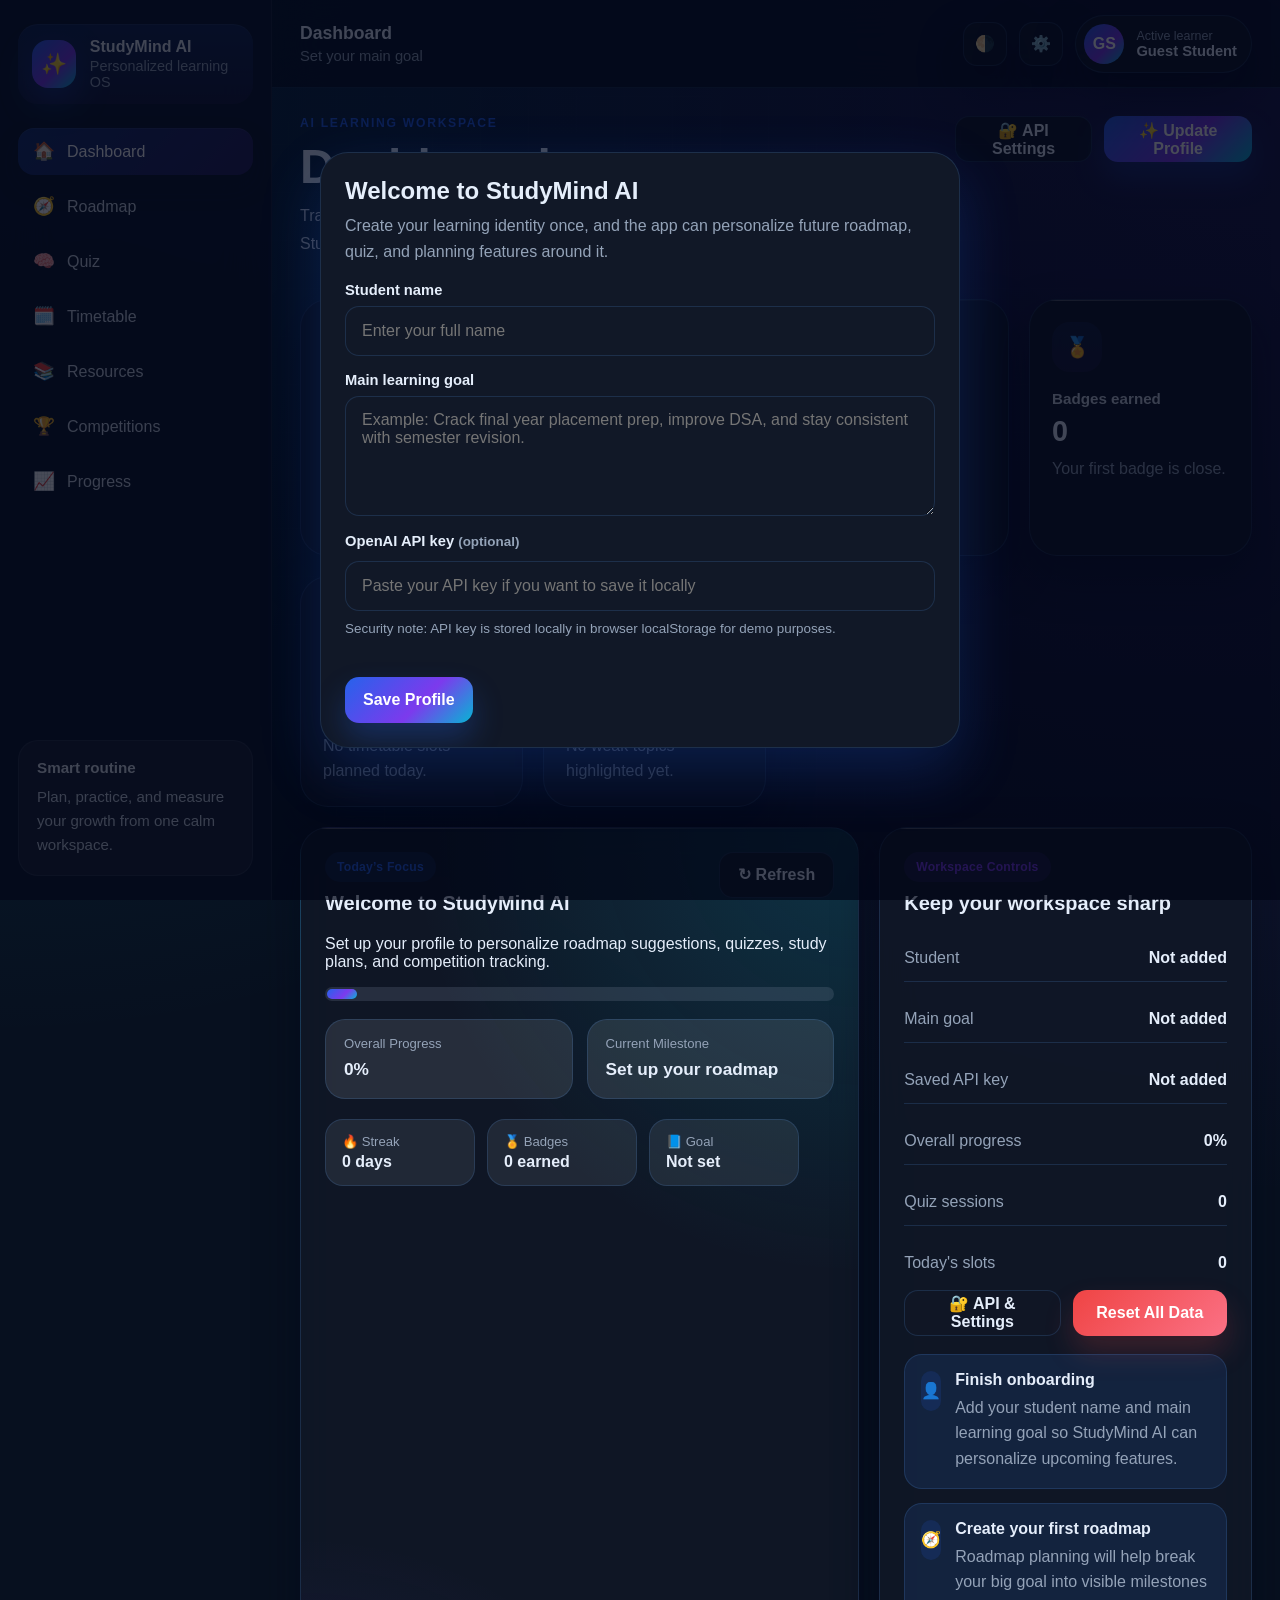
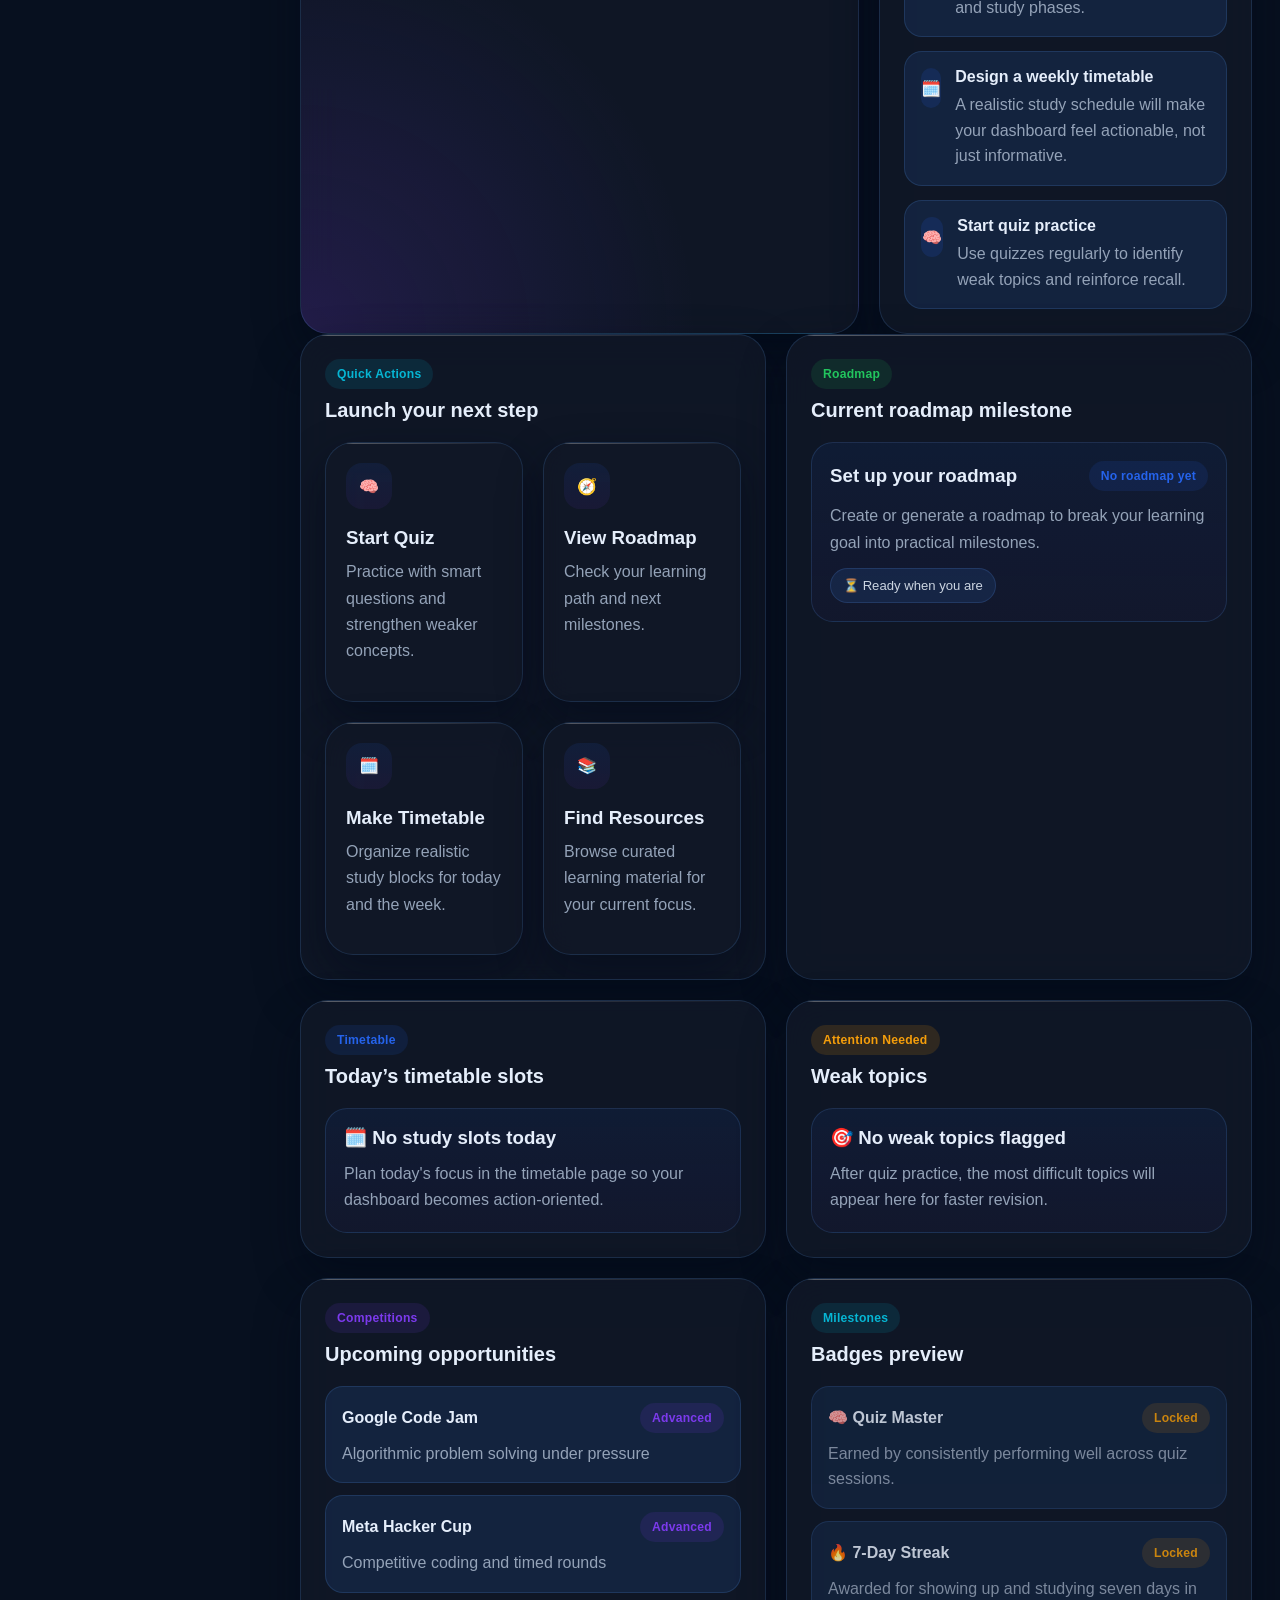
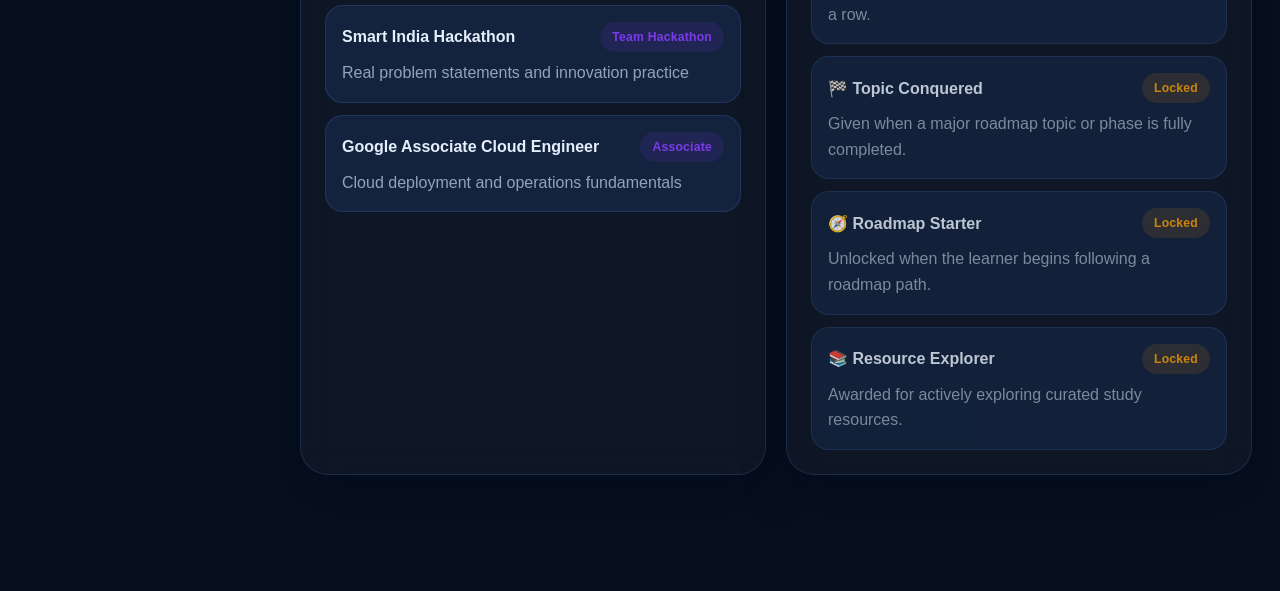
<file: index.html>
<!DOCTYPE html>
<html lang="en" data-page="dashboard">
<head>
  <meta charset="UTF-8">
  <meta name="viewport" content="width=device-width, initial-scale=1.0">
  <title>StudyMind AI | Dashboard</title>
  <meta name="description" content="StudyMind AI is an AI-powered personalized learning dashboard for students.">
  <link rel="preconnect" href="https://fonts.googleapis.com">
  <link rel="preconnect" href="https://fonts.gstatic.com" crossorigin>
  <link rel="stylesheet" href="css/style.css">
</head>
<body>
  <div class="app-shell">
    <aside class="sidebar" id="sidebar"></aside>

    <div class="app-main">
      <header class="topbar" id="topbar"></header>

      <main class="page-content">
        <section class="page-header">
          <div>
            <p class="eyebrow">AI Learning Workspace</p>
            <h1>Dashboard</h1>
            <p class="page-description">Track your momentum, organize your study life, and build a smarter learning routine with StudyMind AI.</p>
          </div>
          <div class="header-actions">
            <button class="secondary-button" id="openApiSettingsButton" type="button">🔐 API Settings</button>
            <button class="gradient-button" id="openSetupButton" type="button">✨ Update Profile</button>
          </div>
        </section>

        <section class="responsive-grid stats-grid" id="dashboardStats"></section>

        <section class="responsive-grid dashboard-layout">
          <article class="card dashboard-hero">
            <div class="card-header">
              <div>
                <span class="badge badge-primary">Today’s Focus</span>
                <h2 id="dashboardGreeting">Welcome to StudyMind AI</h2>
              </div>
              <button class="secondary-button" id="refreshDashboardButton" type="button">↻ Refresh</button>
            </div>
            <p id="dashboardSummary">Set up your student profile to personalize roadmap suggestions, quizzes, study plans, and competition tracking.</p>
            <div class="progress-bar">
              <span id="dashboardProgressBar"></span>
            </div>
            <div class="hero-meta-row">
              <div class="hero-meta-block">
                <span>Overall Progress</span>
                <strong id="dashboardProgressLabel">0%</strong>
              </div>
              <div class="hero-meta-block">
                <span>Current Milestone</span>
                <strong id="dashboardHeroMilestone">Set up your roadmap</strong>
              </div>
            </div>
            <div class="hero-footer">
              <div class="hero-chip">
                <span>🔥 Streak</span>
                <strong id="dashboardStreak">0 days</strong>
              </div>
              <div class="hero-chip">
                <span>🏅 Badges</span>
                <strong id="dashboardBadges">0 earned</strong>
              </div>
              <div class="hero-chip">
                <span>📘 Goal</span>
                <strong id="dashboardGoal">Not set</strong>
              </div>
            </div>
          </article>

          <article class="card">
            <div class="card-header">
              <div>
                <span class="badge badge-secondary">Workspace Controls</span>
                <h2>Keep your workspace sharp</h2>
              </div>
            </div>
            <div class="dashboard-control-stack">
              <div id="profileSnapshot" class="profile-snapshot"></div>
              <div class="control-actions">
                <button class="secondary-button" id="openApiSettingsButtonSecondary" type="button">🔐 API & Settings</button>
                <button class="danger-button" id="dashboardResetButton" type="button">Reset All Data</button>
              </div>
              <div id="dashboardSuggestions" class="stack-list"></div>
            </div>
          </article>
        </section>

        <section class="responsive-grid dashboard-detail-grid">
          <article class="card">
            <div class="card-header">
              <div>
                <span class="badge badge-accent">Quick Actions</span>
                <h2>Launch your next step</h2>
              </div>
            </div>
            <div class="responsive-grid quick-actions-grid">
              <a class="action-card" href="./quiz.html">
                <span class="action-icon">🧠</span>
                <h3>Start Quiz</h3>
                <p>Practice with smart questions and strengthen weaker concepts.</p>
              </a>
              <a class="action-card" href="./roadmap.html">
                <span class="action-icon">🧭</span>
                <h3>View Roadmap</h3>
                <p>Check your learning path and next milestones.</p>
              </a>
              <a class="action-card" href="./timetable.html">
                <span class="action-icon">🗓️</span>
                <h3>Make Timetable</h3>
                <p>Organize realistic study blocks for today and the week.</p>
              </a>
              <a class="action-card" href="./resources.html">
                <span class="action-icon">📚</span>
                <h3>Find Resources</h3>
                <p>Browse curated learning material for your current focus.</p>
              </a>
            </div>
          </article>

          <article class="card">
            <div class="card-header">
              <div>
                <span class="badge badge-success">Roadmap</span>
                <h2>Current roadmap milestone</h2>
              </div>
            </div>
            <div id="roadmapMilestone" class="dashboard-section-body"></div>
          </article>

          <article class="card">
            <div class="card-header">
              <div>
                <span class="badge badge-primary">Timetable</span>
                <h2>Today’s timetable slots</h2>
              </div>
            </div>
            <div id="todaysTimetable" class="dashboard-section-body"></div>
          </article>

          <article class="card">
            <div class="card-header">
              <div>
                <span class="badge badge-warning">Attention Needed</span>
                <h2>Weak topics</h2>
              </div>
            </div>
            <div id="weakTopicsPanel" class="dashboard-section-body"></div>
          </article>

          <article class="card">
            <div class="card-header">
              <div>
                <span class="badge badge-secondary">Competitions</span>
                <h2>Upcoming opportunities</h2>
              </div>
            </div>
            <div id="competitionsPreview" class="dashboard-section-body"></div>
          </article>

          <article class="card">
            <div class="card-header">
              <div>
                <span class="badge badge-accent">Milestones</span>
                <h2>Badges preview</h2>
              </div>
            </div>
            <div id="badgesPreview" class="dashboard-section-body"></div>
          </article>
        </section>
      </main>
    </div>

    <nav class="bottom-nav" id="bottomNav"></nav>
  </div>

  <div id="modalRoot"></div>
  <div id="toastRoot" class="toast-root"></div>
  <div id="loadingOverlay" class="loading-overlay hidden">
    <div class="loading-spinner"></div>
    <p>Preparing your workspace...</p>
  </div>

  <script src="./js/storage.js" defer></script>
  <script src="./js/data.js" defer></script>
  <script src="./js/app.js" defer></script>
  <script src="js/app.js"></script>
<script src="js/ai.js"></script>
<script src="js/data.js"></script>
<script src="js/quiz.js"></script>
<script src="js/roadmap.js"></script>
<script src="js/storage.js"></script>
<script src="js/timetable.js"></script>
</body>
</body>
</html>
</file>
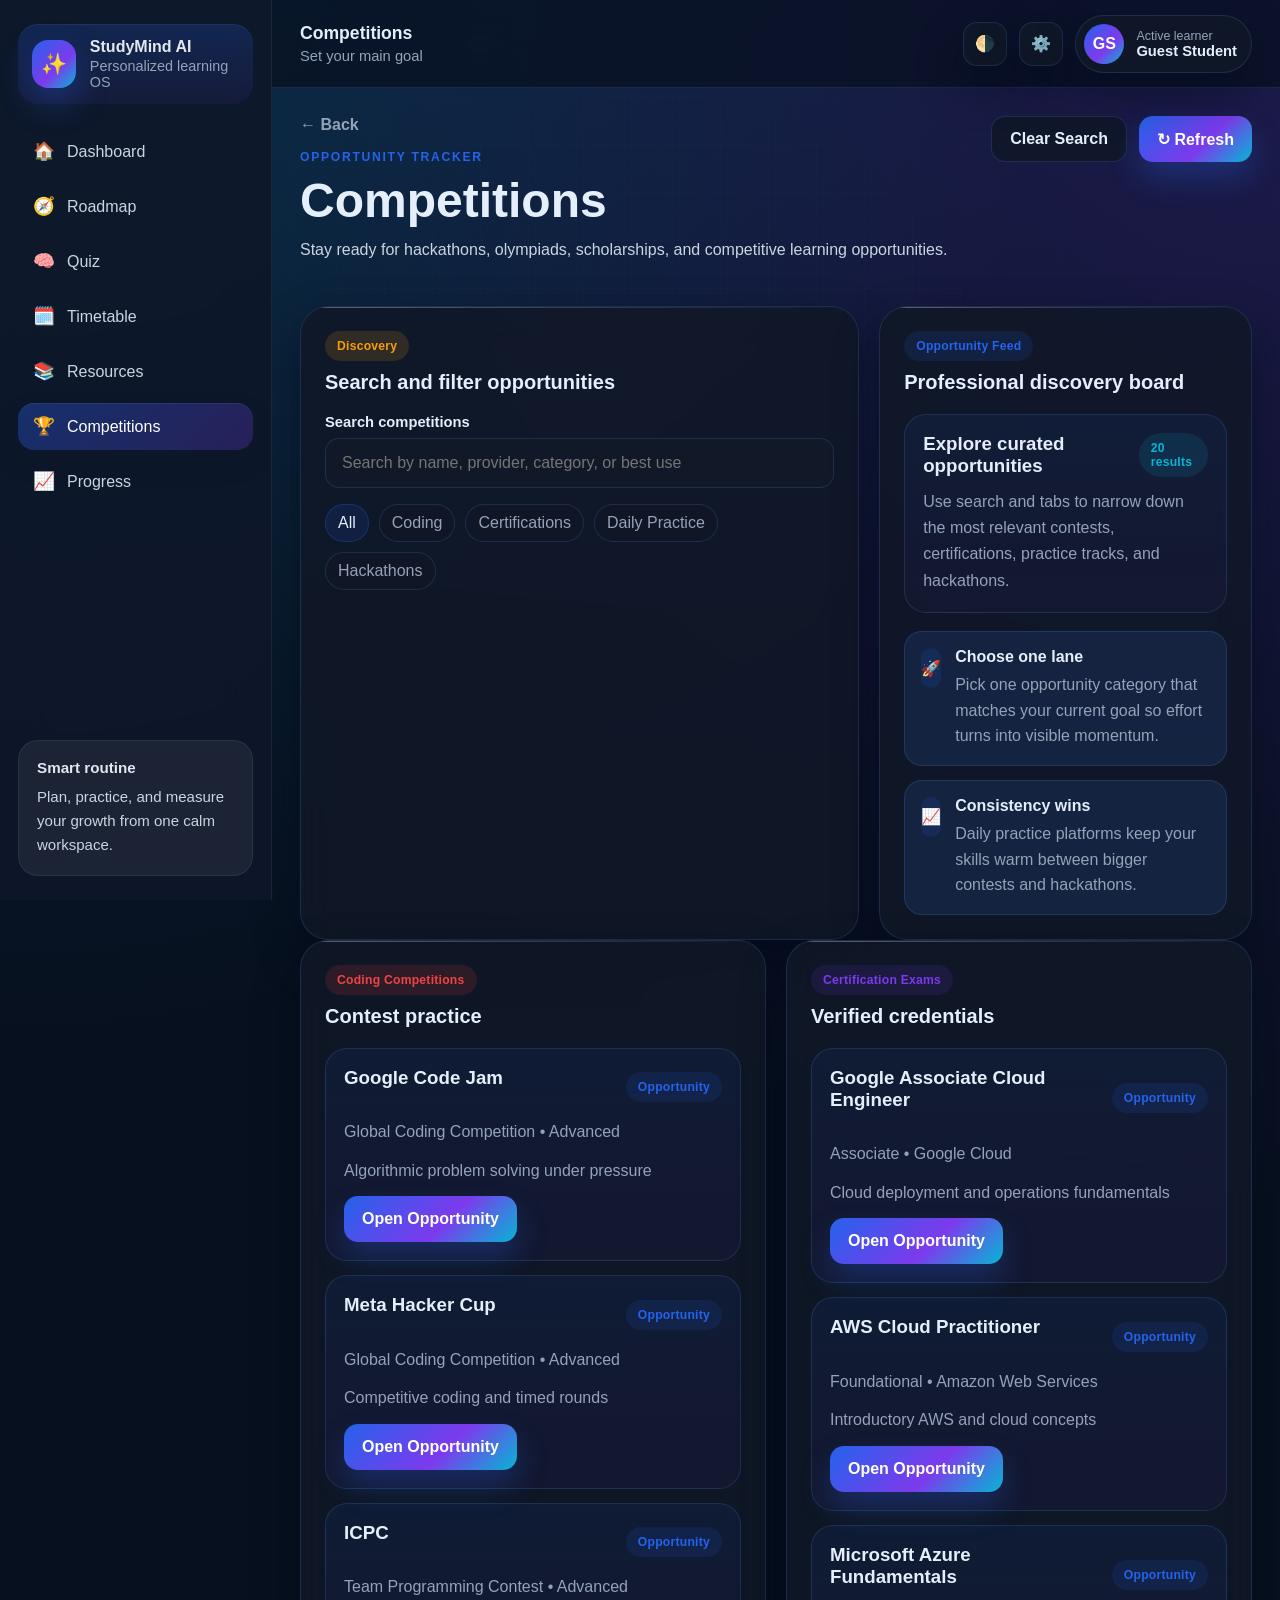
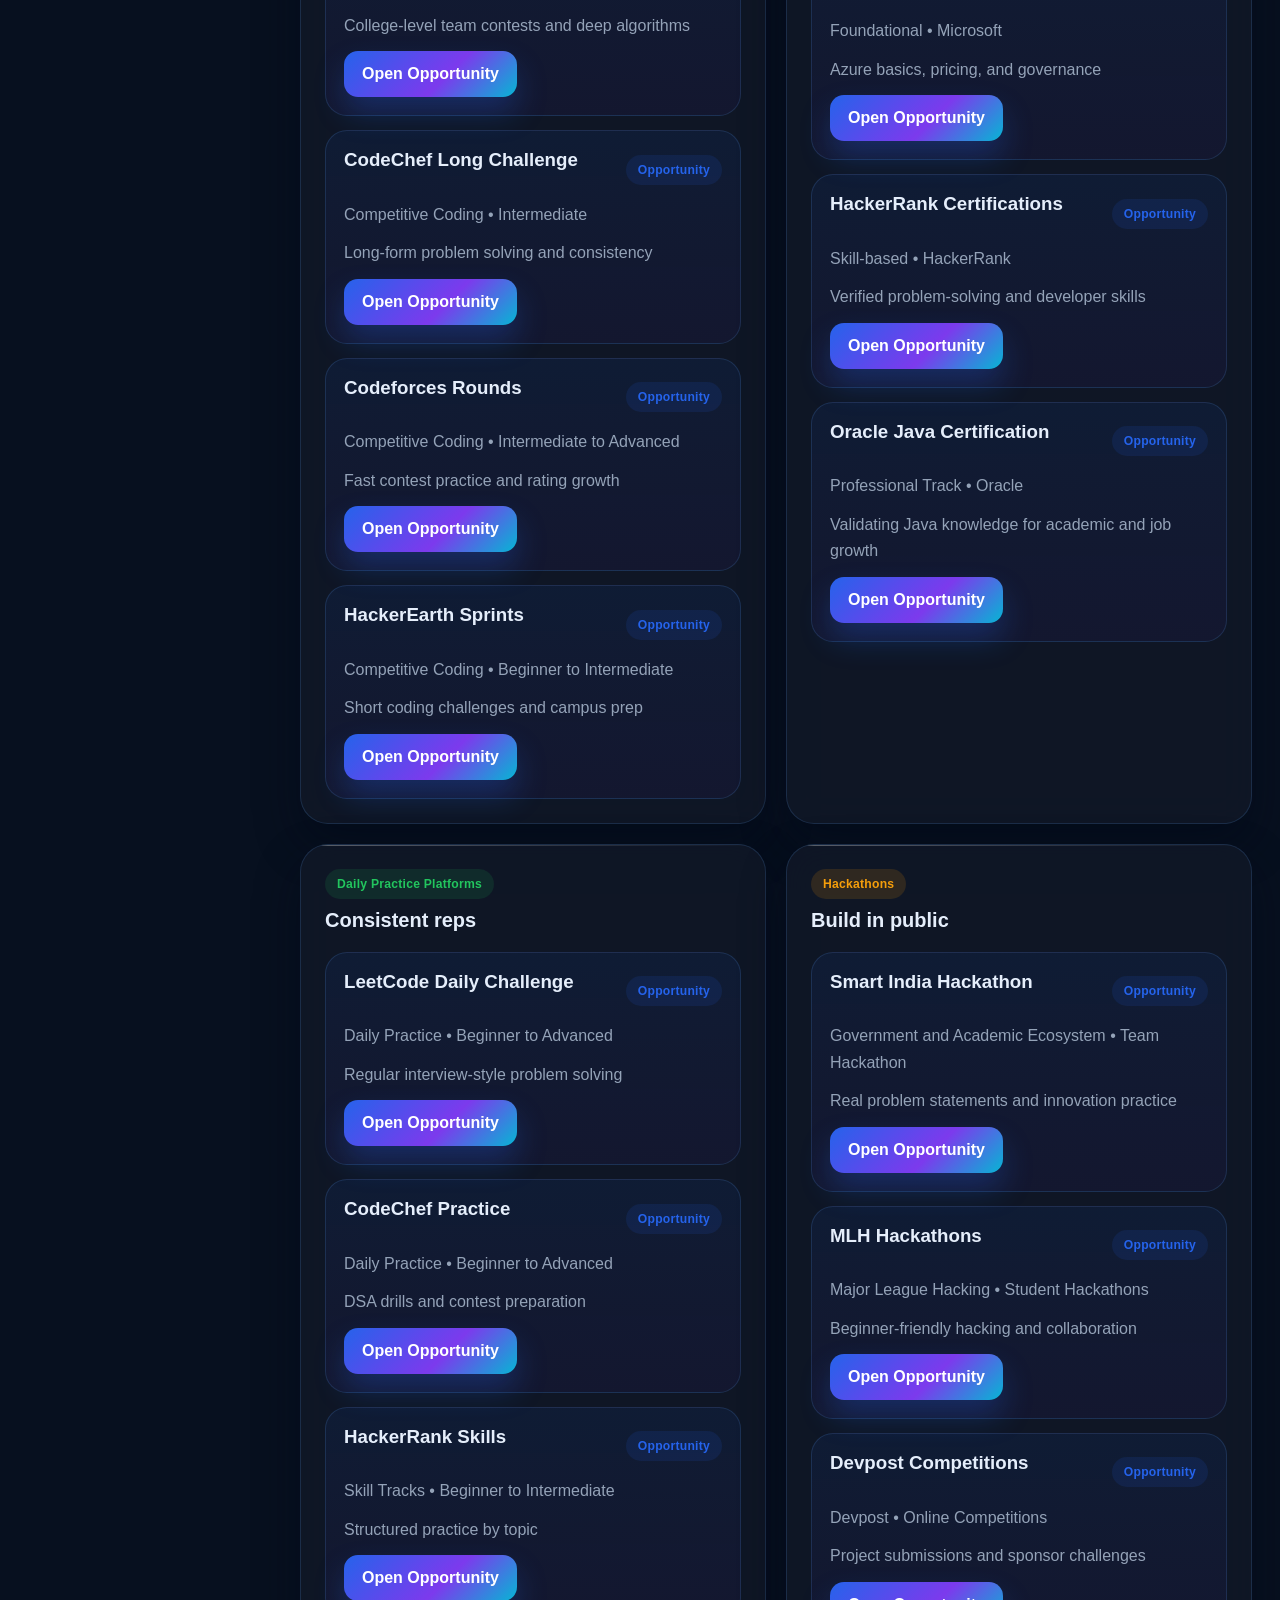
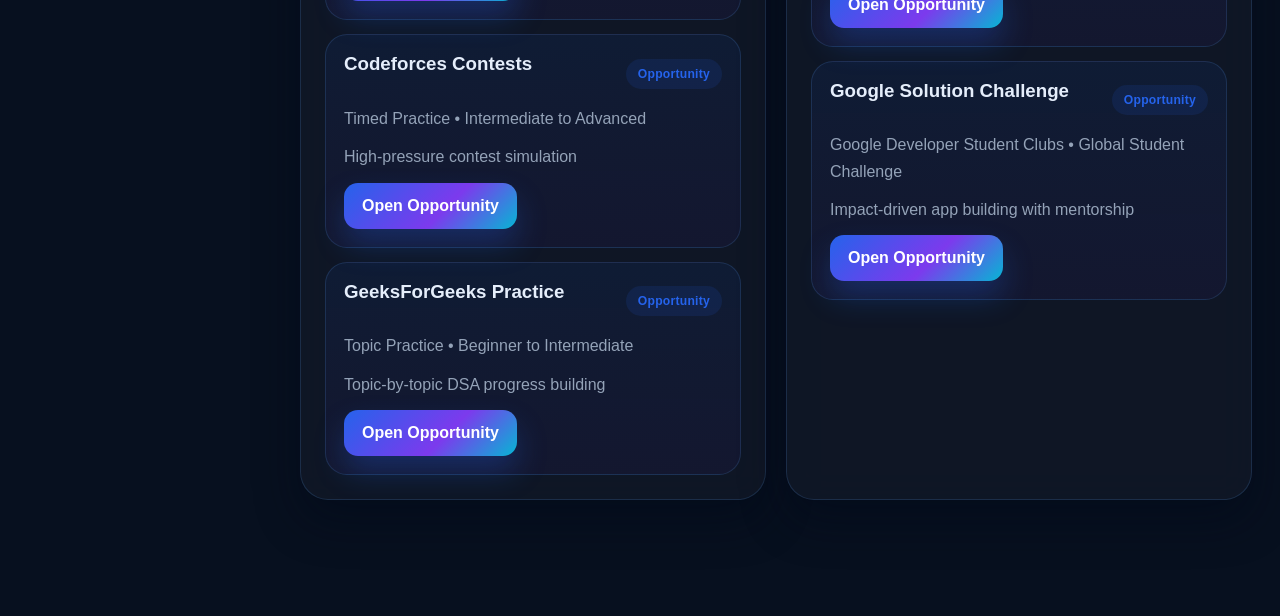
<file: competitions.html>
<!DOCTYPE html>
<html lang="en" data-page="competitions">
<head>
  <meta charset="UTF-8">
  <meta name="viewport" content="width=device-width, initial-scale=1.0">
  <title>StudyMind AI | Competitions</title>
  <meta name="description" content="Track academic competitions with StudyMind AI.">
  <link rel="stylesheet" href="./css/style.css">
</head>
<body>
  <div class="app-shell">
    <aside class="sidebar" id="sidebar"></aside>

    <div class="app-main">
      <header class="topbar" id="topbar"></header>

      <main class="page-content">
        <section class="page-header">
          <div>
            <button class="back-link" type="button" data-back-button>← Back</button>
            <p class="eyebrow">Opportunity Tracker</p>
            <h1>Competitions</h1>
            <p class="page-description">Stay ready for hackathons, olympiads, scholarships, and competitive learning opportunities.</p>
          </div>
          <div class="header-actions">
            <button class="secondary-button" id="competitionClearSearch" type="button">Clear Search</button>
            <button class="gradient-button" id="competitionRefreshButton" type="button">↻ Refresh</button>
          </div>
        </section>

        <section class="responsive-grid dashboard-layout">
          <article class="card">
            <div class="card-header">
              <div>
                <span class="badge badge-warning">Discovery</span>
                <h2>Search and filter opportunities</h2>
              </div>
            </div>
            <div class="form-grid">
              <div class="form-row">
                <label class="form-label" for="competitionSearch">Search competitions</label>
                <input class="form-control" id="competitionSearch" type="text" placeholder="Search by name, provider, category, or best use">
              </div>
              <div class="tab-row" id="competitionTabs">
                <button class="status-chip active" type="button" data-tab="all">All</button>
                <button class="status-chip" type="button" data-tab="codingCompetitions">Coding</button>
                <button class="status-chip" type="button" data-tab="certificationExams">Certifications</button>
                <button class="status-chip" type="button" data-tab="dailyPracticePlatforms">Daily Practice</button>
                <button class="status-chip" type="button" data-tab="hackathons">Hackathons</button>
              </div>
            </div>
          </article>

          <article class="card">
            <div class="card-header">
              <div>
                <span class="badge badge-primary">Opportunity Feed</span>
                <h2>Professional discovery board</h2>
              </div>
            </div>
            <div class="dashboard-control-stack">
              <div class="info-card">
                <div class="item-topline">
                  <h3 id="competitionSummaryTitle">Explore curated opportunities</h3>
                  <span class="badge badge-accent" id="competitionSummaryCount">0 results</span>
                </div>
                <p id="competitionSummaryText">Use filters to focus on the opportunities that match your current academic and career goals.</p>
              </div>
              <div id="competitionHighlights" class="stack-list"></div>
            </div>
          </article>
        </section>

        <section class="responsive-grid dashboard-detail-grid">
          <article class="card">
            <div class="card-header">
              <div>
                <span class="badge badge-danger">Coding Competitions</span>
                <h2>Contest practice</h2>
              </div>
            </div>
            <div id="codingCompetitionsList" class="resource-grid"></div>
          </article>

          <article class="card">
            <div class="card-header">
              <div>
                <span class="badge badge-secondary">Certification Exams</span>
                <h2>Verified credentials</h2>
              </div>
            </div>
            <div id="certificationExamsList" class="resource-grid"></div>
          </article>

          <article class="card">
            <div class="card-header">
              <div>
                <span class="badge badge-success">Daily Practice Platforms</span>
                <h2>Consistent reps</h2>
              </div>
            </div>
            <div id="dailyPracticePlatformsList" class="resource-grid"></div>
          </article>

          <article class="card">
            <div class="card-header">
              <div>
                <span class="badge badge-warning">Hackathons</span>
                <h2>Build in public</h2>
              </div>
            </div>
            <div id="hackathonsList" class="resource-grid"></div>
          </article>
        </section>
      </main>
    </div>

    <nav class="bottom-nav" id="bottomNav"></nav>
  </div>

  <div id="modalRoot"></div>
  <div id="toastRoot" class="toast-root"></div>
  <div id="loadingOverlay" class="loading-overlay hidden">
    <div class="loading-spinner"></div>
    <p>Loading competition board...</p>
  </div>

  <script src="./js/storage.js" defer></script>
  <script src="./js/data.js" defer></script>
  <script src="./js/app.js" defer></script>
  <script>
    document.addEventListener("DOMContentLoaded", function () {
      if (document.documentElement.dataset.page !== "competitions") {
        return;
      }

      const app = window.StudyMindApp;
      const competitionData = (window.StudyMindData && window.StudyMindData.competitions) || {};
      const searchInput = document.getElementById("competitionSearch");
      const tabs = document.getElementById("competitionTabs");
      const refreshButton = document.getElementById("competitionRefreshButton");
      const clearSearchButton = document.getElementById("competitionClearSearch");
      const summaryTitle = document.getElementById("competitionSummaryTitle");
      const summaryCount = document.getElementById("competitionSummaryCount");
      const summaryText = document.getElementById("competitionSummaryText");
      const highlights = document.getElementById("competitionHighlights");
      const containers = {
        codingCompetitions: document.getElementById("codingCompetitionsList"),
        certificationExams: document.getElementById("certificationExamsList"),
        dailyPracticePlatforms: document.getElementById("dailyPracticePlatformsList"),
        hackathons: document.getElementById("hackathonsList")
      };

      let activeTab = "all";

      function render() {
        const query = searchInput.value.trim().toLowerCase();
        const sections = Object.keys(containers);
        let totalResults = 0;

        sections.forEach(function (sectionKey) {
          const allItems = competitionData[sectionKey] || [];
          const filteredItems = allItems.filter(function (item) {
            const haystack = JSON.stringify(item).toLowerCase();
            const matchesSearch = !query || haystack.includes(query);
            const matchesTab = activeTab === "all" || activeTab === sectionKey;
            return matchesSearch && matchesTab;
          });

          totalResults += filteredItems.length;
          containers[sectionKey].innerHTML = filteredItems.length
            ? filteredItems.map(function (item) { return renderCompetitionCard(item); }).join("")
            : renderEmptyState(sectionKey, query, activeTab);
        });

        summaryTitle.textContent = activeTab === "all" ? "Explore curated opportunities" : labelForTab(activeTab);
        summaryCount.textContent = totalResults + " results";
        summaryText.textContent = query
          ? "Showing filtered opportunities for \"" + query + "\" across the selected opportunity categories."
          : "Use search and tabs to narrow down the most relevant contests, certifications, practice tracks, and hackathons.";

        highlights.innerHTML = `
          <div class="stack-item">
            <span>🚀</span>
            <div>
              <h3>Choose one lane</h3>
              <p>Pick one opportunity category that matches your current goal so effort turns into visible momentum.</p>
            </div>
          </div>
          <div class="stack-item">
            <span>📈</span>
            <div>
              <h3>Consistency wins</h3>
              <p>Daily practice platforms keep your skills warm between bigger contests and hackathons.</p>
            </div>
          </div>
        `;
      }

      function renderCompetitionCard(item) {
        const metaLine = [item.category, item.level, item.provider, item.organizer, item.frequency, item.domain, item.format, item.difficultyRange]
          .filter(Boolean)
          .slice(0, 2)
          .join(" • ");
        return `
          <article class="resource-card opportunity-card">
            <div class="item-topline">
              <h3>${escapeHtml(item.name || "Opportunity")}</h3>
              <span class="badge badge-primary">Opportunity</span>
            </div>
            <p>${escapeHtml(metaLine)}</p>
            <p>${escapeHtml(item.bestFor || "Explore this opportunity to build skill, credibility, or project experience.")}</p>
            <a class="gradient-button resource-cta" href="${escapeAttribute(item.link || "#")}" target="_blank" rel="noopener noreferrer">Open Opportunity</a>
          </article>
        `;
      }

      function renderEmptyState(sectionKey, query, tab) {
        const isVisibleSection = tab === "all" || tab === sectionKey;
        if (!isVisibleSection) {
          return `<div class="info-card"><h3>Hidden by filter</h3><p>Switch tabs to view this category again.</p></div>`;
        }
        return `<div class="info-card"><h3>No matches</h3><p>${escapeHtml(query ? "No opportunities matched your current search." : "No items available in this category right now.")}</p></div>`;
      }

      function labelForTab(tab) {
        const map = {
          all: "Explore curated opportunities",
          codingCompetitions: "Coding Competitions",
          certificationExams: "Certification Exams",
          dailyPracticePlatforms: "Daily Practice Platforms",
          hackathons: "Hackathons"
        };
        return map[tab] || "Opportunities";
      }

      function escapeHtml(value) {
        return String(value)
          .replace(/&/g, "&amp;")
          .replace(/</g, "&lt;")
          .replace(/>/g, "&gt;")
          .replace(/"/g, "&quot;")
          .replace(/'/g, "&#39;");
      }

      function escapeAttribute(value) {
        return escapeHtml(value);
      }

      tabs.addEventListener("click", function (event) {
        const tabButton = event.target.closest("[data-tab]");
        if (!tabButton) {
          return;
        }
        activeTab = tabButton.getAttribute("data-tab");
        Array.from(tabs.querySelectorAll("[data-tab]")).forEach(function (button) {
          button.classList.toggle("active", button === tabButton);
        });
        render();
      });

      searchInput.addEventListener("input", render);

      if (refreshButton) {
        refreshButton.addEventListener("click", function () {
          render();
          if (app) {
            app.showToast("Competition feed refreshed", "Your opportunity board has been refreshed.", "success");
          }
        });
      }

      if (clearSearchButton) {
        clearSearchButton.addEventListener("click", function () {
          searchInput.value = "";
          activeTab = "all";
          Array.from(tabs.querySelectorAll("[data-tab]")).forEach(function (button) {
            button.classList.toggle("active", button.getAttribute("data-tab") === "all");
          });
          render();
        });
      }

      render();
    });
  </script>
</body>
</html>
</file>
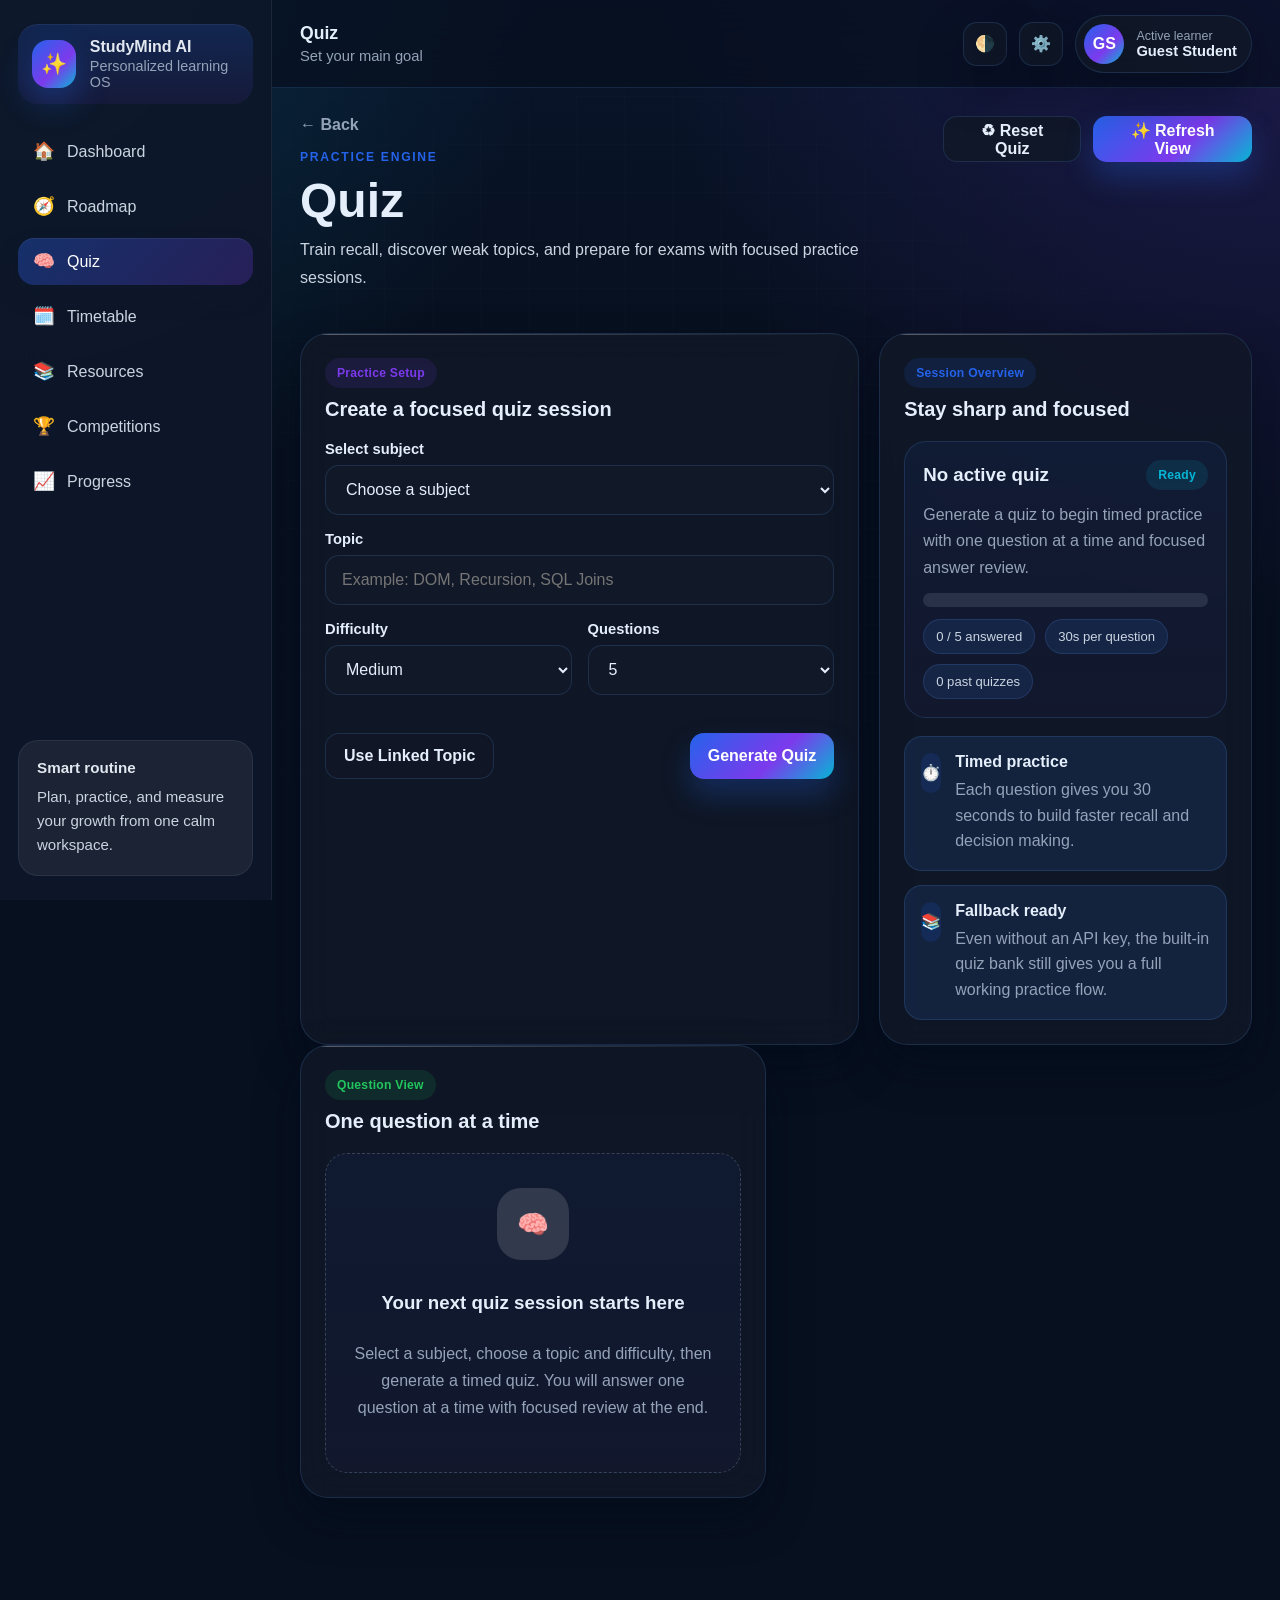
<file: quiz.html>
<!DOCTYPE html>
<html lang="en" data-page="quiz">
<head>
  <meta charset="UTF-8">
  <meta name="viewport" content="width=device-width, initial-scale=1.0">
  <title>StudyMind AI | Quiz</title>
  <meta name="description" content="Practice personalized quizzes with StudyMind AI.">
  <link rel="stylesheet" href="./css/style.css">
</head>
<body>
  <div class="app-shell">
    <aside class="sidebar" id="sidebar"></aside>

    <div class="app-main">
      <header class="topbar" id="topbar"></header>

      <main class="page-content">
        <section class="page-header">
          <div>
            <button class="back-link" type="button" data-back-button>← Back</button>
            <p class="eyebrow">Practice Engine</p>
            <h1>Quiz</h1>
            <p class="page-description">Train recall, discover weak topics, and prepare for exams with focused practice sessions.</p>
          </div>
          <div class="header-actions">
            <button class="secondary-button" id="quizResetButton" type="button">♻ Reset Quiz</button>
            <button class="gradient-button" id="quizRefreshButton" type="button">✨ Refresh View</button>
          </div>
        </section>

        <section class="responsive-grid dashboard-layout">
          <article class="card">
            <div class="card-header">
              <div>
                <span class="badge badge-secondary">Practice Setup</span>
                <h2>Create a focused quiz session</h2>
              </div>
            </div>
            <form id="quizForm" class="form-grid">
              <div class="form-row">
                <label class="form-label" for="quizSubject">Select subject</label>
                <select class="form-control" id="quizSubject" name="quizSubject" required>
                  <option value="">Choose a subject</option>
                  <option value="Web Development">Web Development</option>
                  <option value="Python">Python</option>
                  <option value="Machine Learning">Machine Learning</option>
                  <option value="Data Science">Data Science</option>
                  <option value="DSA">DSA</option>
                  <option value="Java">Java</option>
                  <option value="Cybersecurity">Cybersecurity</option>
                  <option value="Cloud Computing">Cloud Computing</option>
                  <option value="Database">Database</option>
                  <option value="Git">Git</option>
                </select>
              </div>
              <div class="form-row">
                <label class="form-label" for="quizTopic">Topic</label>
                <input class="form-control" id="quizTopic" name="quizTopic" type="text" list="quizTopicSuggestions" placeholder="Example: DOM, Recursion, SQL Joins" required>
                <datalist id="quizTopicSuggestions"></datalist>
              </div>
              <div class="form-row-inline">
                <div class="form-row">
                  <label class="form-label" for="quizDifficulty">Difficulty</label>
                  <select class="form-control" id="quizDifficulty" name="quizDifficulty" required>
                    <option value="Easy">Easy</option>
                    <option value="Medium" selected>Medium</option>
                    <option value="Hard">Hard</option>
                  </select>
                </div>
                <div class="form-row">
                  <label class="form-label" for="quizCount">Questions</label>
                  <select class="form-control" id="quizCount" name="quizCount" required>
                    <option value="5">5</option>
                    <option value="10">10</option>
                    <option value="15">15</option>
                  </select>
                </div>
              </div>
              <div class="modal-footer">
                <button class="secondary-button" id="quizUseParamsButton" type="button">Use Linked Topic</button>
                <button class="gradient-button" type="submit">Generate Quiz</button>
              </div>
            </form>
          </article>

          <article class="card">
            <div class="card-header">
              <div>
                <span class="badge badge-primary">Session Overview</span>
                <h2>Stay sharp and focused</h2>
              </div>
            </div>
            <div class="dashboard-control-stack">
              <div class="info-card">
                <div class="item-topline">
                  <h3 id="quizOverviewTitle">No active quiz</h3>
                  <span class="badge badge-accent" id="quizOverviewDifficulty">Ready</span>
                </div>
                <p id="quizOverviewSummary">Generate a quiz to begin timed practice with one question at a time and focused answer review.</p>
                <div class="progress-bar">
                  <span id="quizSessionProgressBar"></span>
                </div>
                <div class="info-meta">
                  <span class="info-pill" id="quizSessionProgressLabel">0 / 0 answered</span>
                  <span class="info-pill" id="quizTimerLabel">30s per question</span>
                  <span class="info-pill" id="quizHistoryCountLabel">0 past quizzes</span>
                </div>
              </div>
              <div id="quizHighlights" class="stack-list"></div>
            </div>
          </article>
        </section>

        <section class="responsive-grid dashboard-detail-grid">
          <article class="card">
            <div class="card-header">
              <div>
                <span class="badge badge-success">Question View</span>
                <h2>One question at a time</h2>
              </div>
            </div>
            <div id="quizWorkspace" class="dashboard-section-body"></div>
          </article>
        </section>
      </main>
    </div>

    <nav class="bottom-nav" id="bottomNav"></nav>
  </div>

  <div id="modalRoot"></div>
  <div id="toastRoot" class="toast-root"></div>
  <div id="loadingOverlay" class="loading-overlay hidden">
    <div class="loading-spinner"></div>
    <p>Loading quiz center...</p>
  </div>

  <script src="./js/storage.js" defer></script>
  <script src="./js/data.js" defer></script>
  <script src="./js/ai.js" defer></script>
  <script src="./js/app.js" defer></script>
  <script src="./js/quiz.js" defer></script>
</body>
</html>
</file>
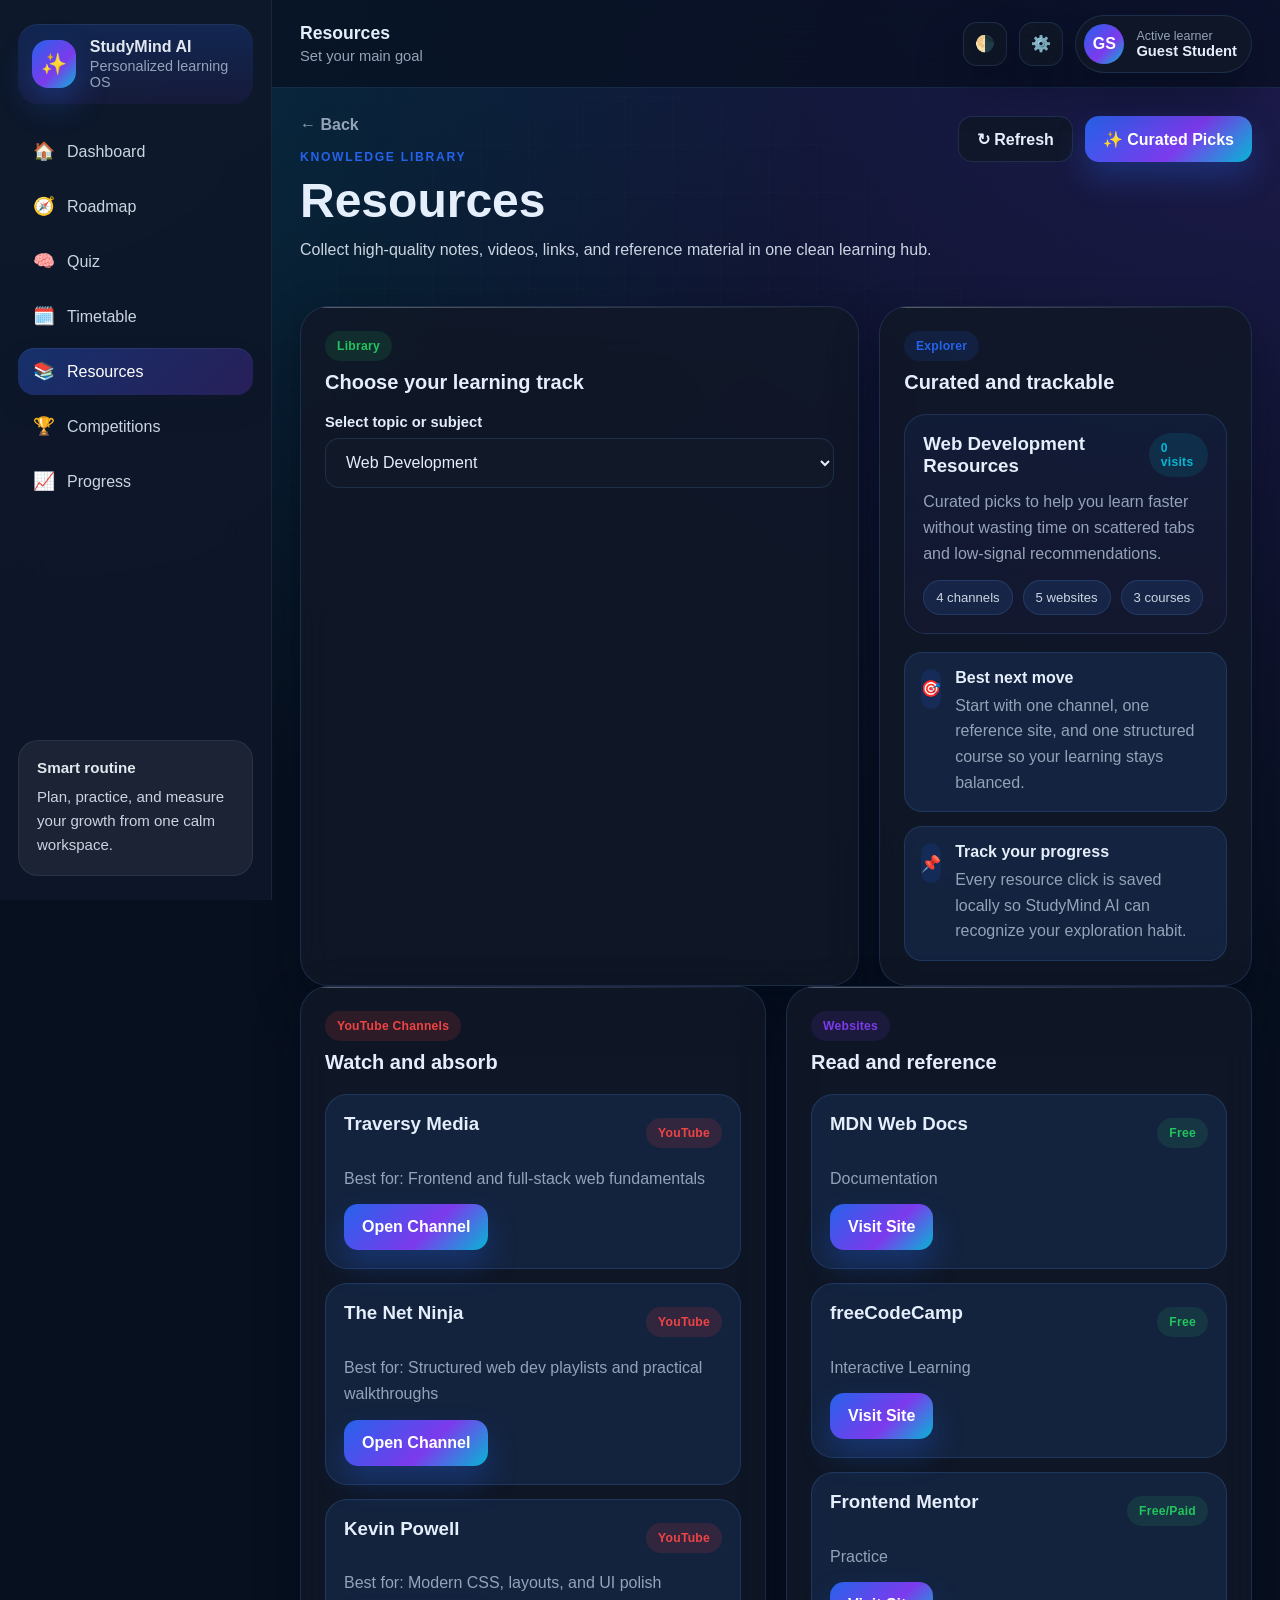
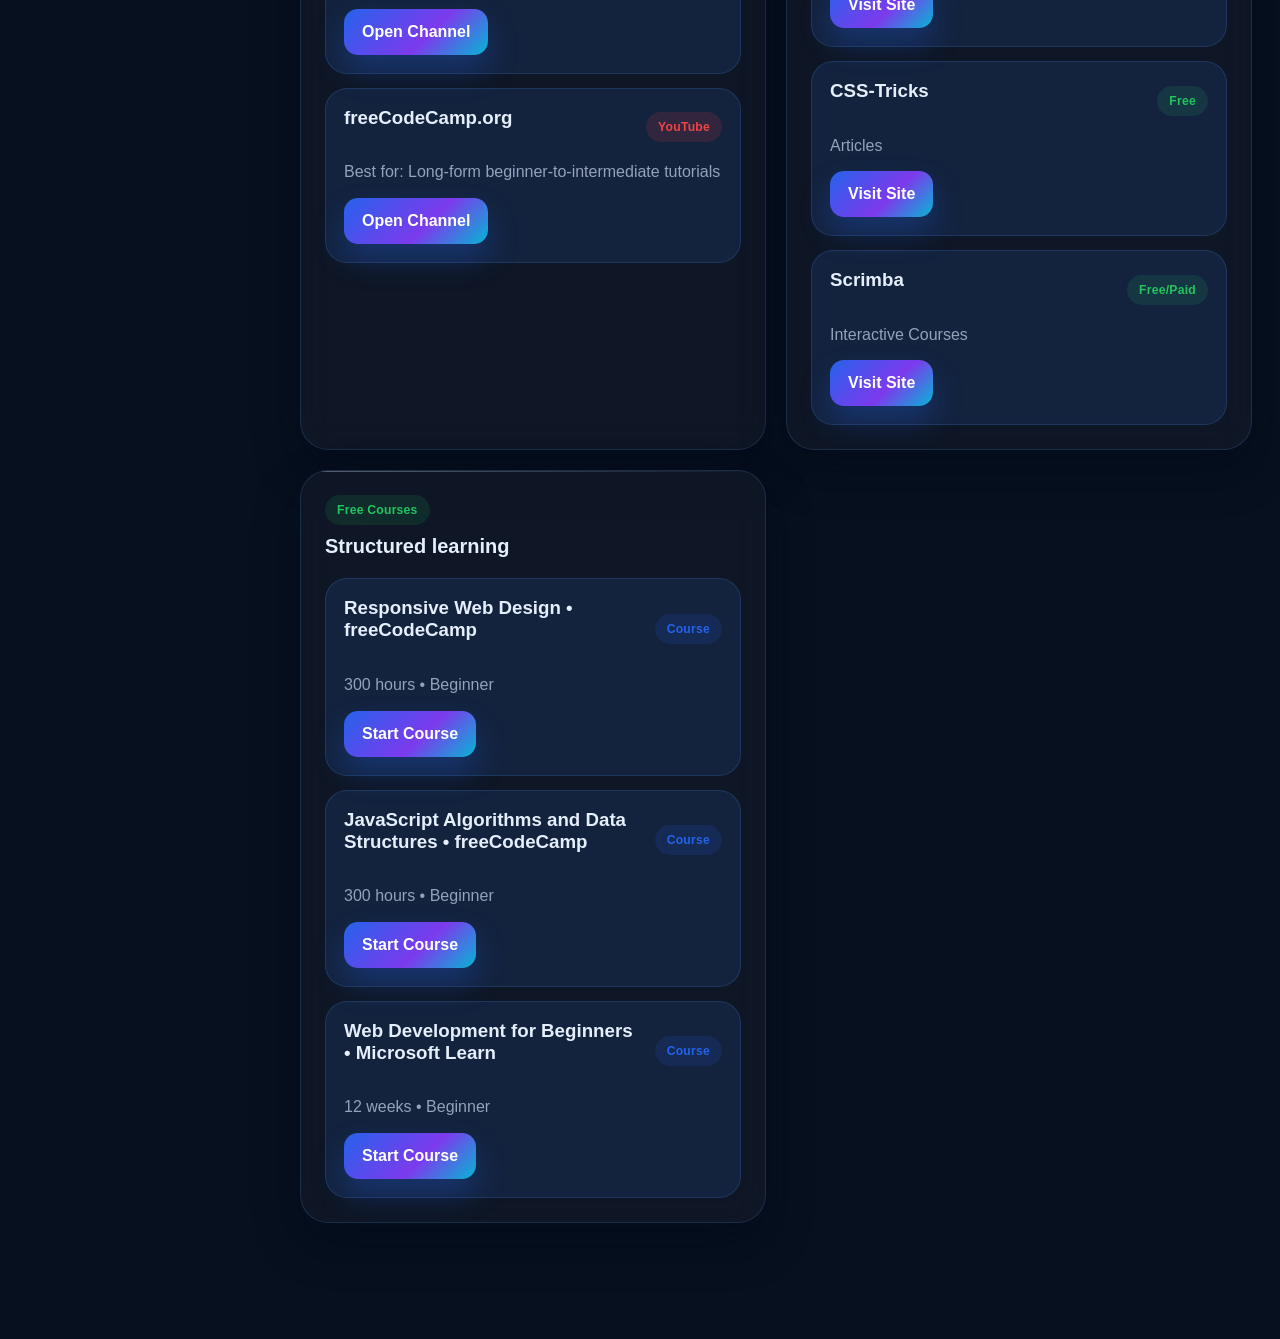
<file: resources.html>
<!DOCTYPE html>
<html lang="en" data-page="resources">
<head>
  <meta charset="UTF-8">
  <meta name="viewport" content="width=device-width, initial-scale=1.0">
  <title>StudyMind AI | Resources</title>
  <meta name="description" content="Access curated learning resources with StudyMind AI.">
  <link rel="stylesheet" href="./css/style.css">
</head>
<body>
  <div class="app-shell">
    <aside class="sidebar" id="sidebar"></aside>

    <div class="app-main">
      <header class="topbar" id="topbar"></header>

      <main class="page-content">
        <section class="page-header">
          <div>
            <button class="back-link" type="button" data-back-button>← Back</button>
            <p class="eyebrow">Knowledge Library</p>
            <h1>Resources</h1>
            <p class="page-description">Collect high-quality notes, videos, links, and reference material in one clean learning hub.</p>
          </div>
          <div class="header-actions">
            <button class="secondary-button" id="resourceRefreshButton" type="button">↻ Refresh</button>
            <button class="gradient-button" id="resourceExplorerButton" type="button">✨ Curated Picks</button>
          </div>
        </section>

        <section class="responsive-grid dashboard-layout">
          <article class="card">
            <div class="card-header">
              <div>
                <span class="badge badge-success">Library</span>
                <h2>Choose your learning track</h2>
              </div>
            </div>
            <div class="form-grid">
              <div class="form-row">
                <label class="form-label" for="resourceTopic">Select topic or subject</label>
                <select class="form-control" id="resourceTopic">
                  <option value="Web Development">Web Development</option>
                  <option value="Python Programming">Python Programming</option>
                  <option value="Machine Learning">Machine Learning</option>
                  <option value="Data Science">Data Science</option>
                  <option value="DSA & Algorithms">DSA & Algorithms</option>
                  <option value="Android Development">Android Development</option>
                  <option value="Cybersecurity">Cybersecurity</option>
                  <option value="Cloud Computing">Cloud Computing</option>
                  <option value="Java Programming">Java Programming</option>
                  <option value="UI/UX Design">UI/UX Design</option>
                  <option value="Database">Database</option>
                  <option value="Git & GitHub">Git & GitHub</option>
                </select>
              </div>
            </div>
          </article>

          <article class="card">
            <div class="card-header">
              <div>
                <span class="badge badge-primary">Explorer</span>
                <h2>Curated and trackable</h2>
              </div>
            </div>
            <div class="dashboard-control-stack">
              <div class="info-card">
                <div class="item-topline">
                  <h3 id="resourceSummaryTitle">Web Development Resources</h3>
                  <span class="badge badge-accent" id="resourceVisitBadge">0 visits</span>
                </div>
                <p id="resourceSummaryText">Switch subjects to explore trusted channels, websites, and free courses tailored to your current focus.</p>
                <div class="info-meta">
                  <span class="info-pill" id="resourceChannelCount">0 channels</span>
                  <span class="info-pill" id="resourceWebsiteCount">0 websites</span>
                  <span class="info-pill" id="resourceCourseCount">0 courses</span>
                </div>
              </div>
              <div id="resourceHighlights" class="stack-list"></div>
            </div>
          </article>
        </section>

        <section class="responsive-grid dashboard-detail-grid">
          <article class="card">
            <div class="card-header">
              <div>
                <span class="badge badge-danger">YouTube Channels</span>
                <h2>Watch and absorb</h2>
              </div>
            </div>
            <div id="youtubeResources" class="resource-grid"></div>
          </article>

          <article class="card">
            <div class="card-header">
              <div>
                <span class="badge badge-secondary">Websites</span>
                <h2>Read and reference</h2>
              </div>
            </div>
            <div id="websiteResources" class="resource-grid"></div>
          </article>

          <article class="card">
            <div class="card-header">
              <div>
                <span class="badge badge-success">Free Courses</span>
                <h2>Structured learning</h2>
              </div>
            </div>
            <div id="courseResources" class="resource-grid"></div>
          </article>
        </section>
      </main>
    </div>

    <nav class="bottom-nav" id="bottomNav"></nav>
  </div>

  <div id="modalRoot"></div>
  <div id="toastRoot" class="toast-root"></div>
  <div id="loadingOverlay" class="loading-overlay hidden">
    <div class="loading-spinner"></div>
    <p>Loading resources...</p>
  </div>

  <script src="./js/storage.js" defer></script>
  <script src="./js/data.js" defer></script>
  <script src="./js/app.js" defer></script>
  <script>
    document.addEventListener("DOMContentLoaded", function () {
      if (document.documentElement.dataset.page !== "resources") {
        return;
      }

      const storage = window.StudyMindStorage;
      const app = window.StudyMindApp;
      const data = (window.StudyMindData && window.StudyMindData.resources) || {};
      const badgeDefinitions = (window.StudyMindData && window.StudyMindData.badgeDefinitions) || [];
      const topicSelect = document.getElementById("resourceTopic");
      const youtubeResources = document.getElementById("youtubeResources");
      const websiteResources = document.getElementById("websiteResources");
      const courseResources = document.getElementById("courseResources");
      const summaryTitle = document.getElementById("resourceSummaryTitle");
      const summaryText = document.getElementById("resourceSummaryText");
      const visitBadge = document.getElementById("resourceVisitBadge");
      const channelCount = document.getElementById("resourceChannelCount");
      const websiteCount = document.getElementById("resourceWebsiteCount");
      const courseCount = document.getElementById("resourceCourseCount");
      const highlights = document.getElementById("resourceHighlights");
      const refreshButton = document.getElementById("resourceRefreshButton");
      const explorerButton = document.getElementById("resourceExplorerButton");
      const visitKey = "studymind-resource-visits";

      function getVisits() {
        return storage.getData(visitKey, []);
      }

      function saveVisit(topic, label, link) {
        const visits = getVisits();
        visits.unshift({
          topic: topic,
          label: label,
          link: link,
          visitedAt: new Date().toISOString()
        });
        storage.setData(visitKey, visits.slice(0, 200));
        updateVisitBadge();
        awardResourceExplorerBadge();
      }

      function updateVisitBadge() {
        visitBadge.textContent = getVisits().length + " visits";
      }

      function awardResourceExplorerBadge() {
        const visits = getVisits();
        if (visits.length < 5) {
          return;
        }
        const badges = storage.getBadges();
        const exists = badges.some(function (badge) { return badge.id === "resource-explorer"; });
        if (exists) {
          return;
        }
        const definition = badgeDefinitions.find(function (item) { return item.id === "resource-explorer"; });
        badges.push({
          id: "resource-explorer",
          title: definition ? definition.title : "Resource Explorer",
          earnedAt: new Date().toISOString()
        });
        storage.saveBadges(badges);
        if (app) {
          app.showToast("Badge earned", "You unlocked Resource Explorer after exploring multiple resources.", "success");
        }
      }

      function renderTopic(topic) {
        const topicData = data[topic];
        if (!topicData) {
          youtubeResources.innerHTML = renderEmptyResourceState("No YouTube recommendations available yet.");
          websiteResources.innerHTML = renderEmptyResourceState("No websites available yet.");
          courseResources.innerHTML = renderEmptyResourceState("No free courses available yet.");
          return;
        }

        summaryTitle.textContent = topic + " Resources";
        summaryText.textContent = "Curated picks to help you learn faster without wasting time on scattered tabs and low-signal recommendations.";
        channelCount.textContent = topicData.youtubeChannels.length + " channels";
        websiteCount.textContent = topicData.websites.length + " websites";
        courseCount.textContent = topicData.freeCourses.length + " courses";
        highlights.innerHTML = `
          <div class="stack-item">
            <span>🎯</span>
            <div>
              <h3>Best next move</h3>
              <p>Start with one channel, one reference site, and one structured course so your learning stays balanced.</p>
            </div>
          </div>
          <div class="stack-item">
            <span>📌</span>
            <div>
              <h3>Track your progress</h3>
              <p>Every resource click is saved locally so StudyMind AI can recognize your exploration habit.</p>
            </div>
          </div>
        `;

        youtubeResources.innerHTML = topicData.youtubeChannels.map(function (item) {
          return renderResourceCard({
            title: item.name,
            subtitle: "Best for: " + item.bestFor,
            badge: "YouTube",
            badgeClass: "badge-danger",
            link: item.link,
            cta: "Open Channel"
          });
        }).join("");

        websiteResources.innerHTML = topicData.websites.map(function (item) {
          return renderResourceCard({
            title: item.name,
            subtitle: item.type,
            badge: item.badge,
            badgeClass: item.badge === "Paid" ? "badge-warning" : "badge-success",
            link: item.link,
            cta: "Visit Site"
          });
        }).join("");

        courseResources.innerHTML = topicData.freeCourses.map(function (item) {
          return renderResourceCard({
            title: item.name + " • " + item.platform,
            subtitle: item.duration + " • " + item.difficulty,
            badge: "Course",
            badgeClass: "badge-primary",
            link: item.link,
            cta: "Start Course"
          });
        }).join("");

        Array.from(document.querySelectorAll("[data-resource-link]")).forEach(function (link) {
          link.addEventListener("click", function () {
            saveVisit(topic, link.getAttribute("data-resource-label"), link.href);
          });
        });
      }

      function renderResourceCard(config) {
        return `
          <article class="resource-card">
            <div class="item-topline">
              <h3>${escapeHtml(config.title)}</h3>
              <span class="badge ${config.badgeClass}">${escapeHtml(config.badge)}</span>
            </div>
            <p>${escapeHtml(config.subtitle)}</p>
            <a class="gradient-button resource-cta" data-resource-link data-resource-label="${escapeAttribute(config.title)}" href="${escapeAttribute(config.link)}" target="_blank" rel="noopener noreferrer">${escapeHtml(config.cta)}</a>
          </article>
        `;
      }

      function renderEmptyResourceState(message) {
        return `
          <div class="info-card">
            <h3>Nothing loaded</h3>
            <p>${escapeHtml(message)}</p>
          </div>
        `;
      }

      function escapeHtml(value) {
        return String(value)
          .replace(/&/g, "&amp;")
          .replace(/</g, "&lt;")
          .replace(/>/g, "&gt;")
          .replace(/"/g, "&quot;")
          .replace(/'/g, "&#39;");
      }

      function escapeAttribute(value) {
        return escapeHtml(value);
      }

      topicSelect.addEventListener("change", function () {
        renderTopic(topicSelect.value);
      });

      if (refreshButton) {
        refreshButton.addEventListener("click", function () {
          renderTopic(topicSelect.value);
          if (app) {
            app.showToast("Resources refreshed", "Your curated resource library has been refreshed.", "success");
          }
        });
      }

      if (explorerButton) {
        explorerButton.addEventListener("click", function () {
          topicSelect.focus();
        });
      }

      updateVisitBadge();
      renderTopic(topicSelect.value);
    });
  </script>
</body>
</html>
</file>
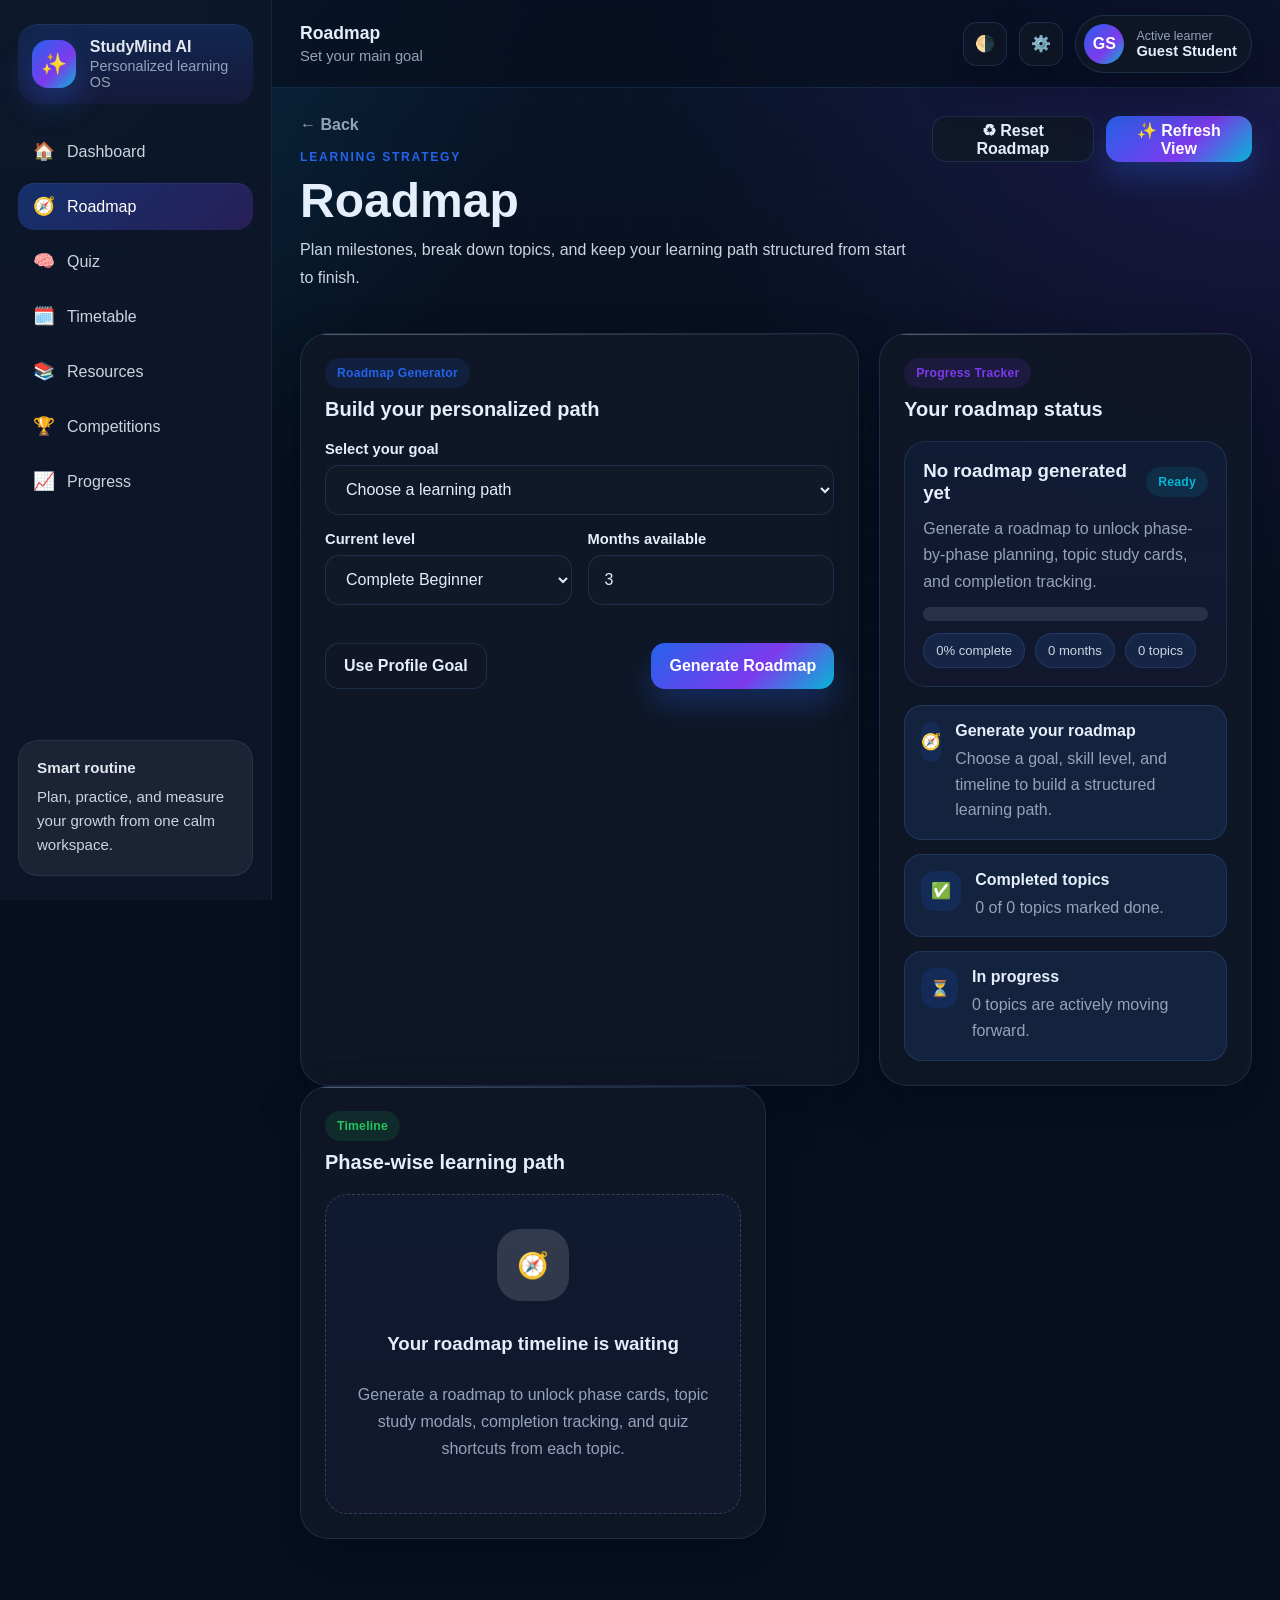
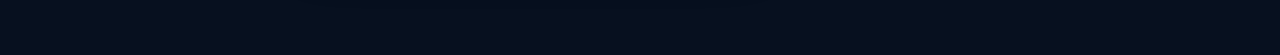
<file: roadmap.html>
<!DOCTYPE html>
<html lang="en" data-page="roadmap">
<head>
  <meta charset="UTF-8">
  <meta name="viewport" content="width=device-width, initial-scale=1.0">
  <title>StudyMind AI | Roadmap</title>
  <meta name="description" content="Create personalized study roadmaps with StudyMind AI.">
  <link rel="stylesheet" href="./css/style.css">
</head>
<body>
  <div class="app-shell">
    <aside class="sidebar" id="sidebar"></aside>

    <div class="app-main">
      <header class="topbar" id="topbar"></header>

      <main class="page-content">
        <section class="page-header">
          <div>
            <button class="back-link" type="button" data-back-button>← Back</button>
            <p class="eyebrow">Learning Strategy</p>
            <h1>Roadmap</h1>
            <p class="page-description">Plan milestones, break down topics, and keep your learning path structured from start to finish.</p>
          </div>
          <div class="header-actions">
            <button class="secondary-button" id="roadmapResetButton" type="button">♻ Reset Roadmap</button>
            <button class="gradient-button" id="roadmapRefreshButton" type="button">✨ Refresh View</button>
          </div>
        </section>

        <section class="responsive-grid dashboard-layout">
          <article class="card">
            <div class="card-header">
              <div>
                <span class="badge badge-primary">Roadmap Generator</span>
                <h2>Build your personalized path</h2>
              </div>
            </div>
            <form id="roadmapForm" class="form-grid">
              <div class="form-row">
                <label class="form-label" for="roadmapGoal">Select your goal</label>
                <select class="form-control" id="roadmapGoal" name="roadmapGoal" required>
                  <option value="">Choose a learning path</option>
                  <option value="Web Development">Web Development</option>
                  <option value="Machine Learning">Machine Learning</option>
                  <option value="Android Development">Android Development</option>
                  <option value="Data Science">Data Science</option>
                  <option value="DSA & Competitive Coding">DSA & Competitive Coding</option>
                  <option value="Cybersecurity">Cybersecurity</option>
                  <option value="Cloud Computing">Cloud Computing</option>
                  <option value="UI/UX Design">UI/UX Design</option>
                  <option value="Python Programming">Python Programming</option>
                  <option value="Java Programming">Java Programming</option>
                  <option value="Custom goal">Custom goal</option>
                </select>
              </div>
              <div class="form-row hidden" id="customGoalWrap">
                <label class="form-label" for="customGoalInput">Custom goal</label>
                <input class="form-control" id="customGoalInput" name="customGoalInput" type="text" placeholder="Example: Become confident in React and frontend system design">
              </div>
              <div class="form-row-inline">
                <div class="form-row">
                  <label class="form-label" for="roadmapLevel">Current level</label>
                  <select class="form-control" id="roadmapLevel" name="roadmapLevel" required>
                    <option value="Complete Beginner">Complete Beginner</option>
                    <option value="Some Knowledge">Some Knowledge</option>
                    <option value="Intermediate">Intermediate</option>
                  </select>
                </div>
                <div class="form-row">
                  <label class="form-label" for="roadmapMonths">Months available</label>
                  <input class="form-control" id="roadmapMonths" name="roadmapMonths" type="number" min="1" max="24" value="3" required>
                </div>
              </div>
              <div class="modal-footer">
                <button class="secondary-button" id="useProfileGoalButton" type="button">Use Profile Goal</button>
                <button class="gradient-button" type="submit">Generate Roadmap</button>
              </div>
            </form>
          </article>

          <article class="card">
            <div class="card-header">
              <div>
                <span class="badge badge-secondary">Progress Tracker</span>
                <h2>Your roadmap status</h2>
              </div>
            </div>
            <div class="dashboard-control-stack">
              <div class="info-card">
                <div class="item-topline">
                  <h3 id="roadmapMetaTitle">No roadmap generated yet</h3>
                  <span class="badge badge-accent" id="roadmapMetaLevel">Ready</span>
                </div>
                <p id="roadmapMetaSummary">Generate a roadmap to unlock phase-by-phase planning, topic study cards, and completion tracking.</p>
                <div class="progress-bar">
                  <span id="roadmapProgressBar"></span>
                </div>
                <div class="info-meta">
                  <span class="info-pill" id="roadmapProgressLabel">0% complete</span>
                  <span class="info-pill" id="roadmapMonthsLabel">0 months</span>
                  <span class="info-pill" id="roadmapTopicCountLabel">0 topics</span>
                </div>
              </div>
              <div id="roadmapHighlights" class="stack-list"></div>
            </div>
          </article>
        </section>

        <section class="responsive-grid dashboard-detail-grid">
          <article class="card">
            <div class="card-header">
              <div>
                <span class="badge badge-success">Timeline</span>
                <h2>Phase-wise learning path</h2>
              </div>
            </div>
            <div id="roadmapTimeline" class="dashboard-section-body"></div>
          </article>
        </section>
      </main>
    </div>

    <nav class="bottom-nav" id="bottomNav"></nav>
  </div>

  <div id="modalRoot"></div>
  <div id="toastRoot" class="toast-root"></div>
  <div id="loadingOverlay" class="loading-overlay hidden">
    <div class="loading-spinner"></div>
    <p>Loading roadmap tools...</p>
  </div>

  <script src="./js/storage.js" defer></script>
  <script src="./js/data.js" defer></script>
  <script src="./js/ai.js" defer></script>
  <script src="./js/app.js" defer></script>
  <script src="./js/roadmap.js" defer></script>
</body>
</html>
</file>
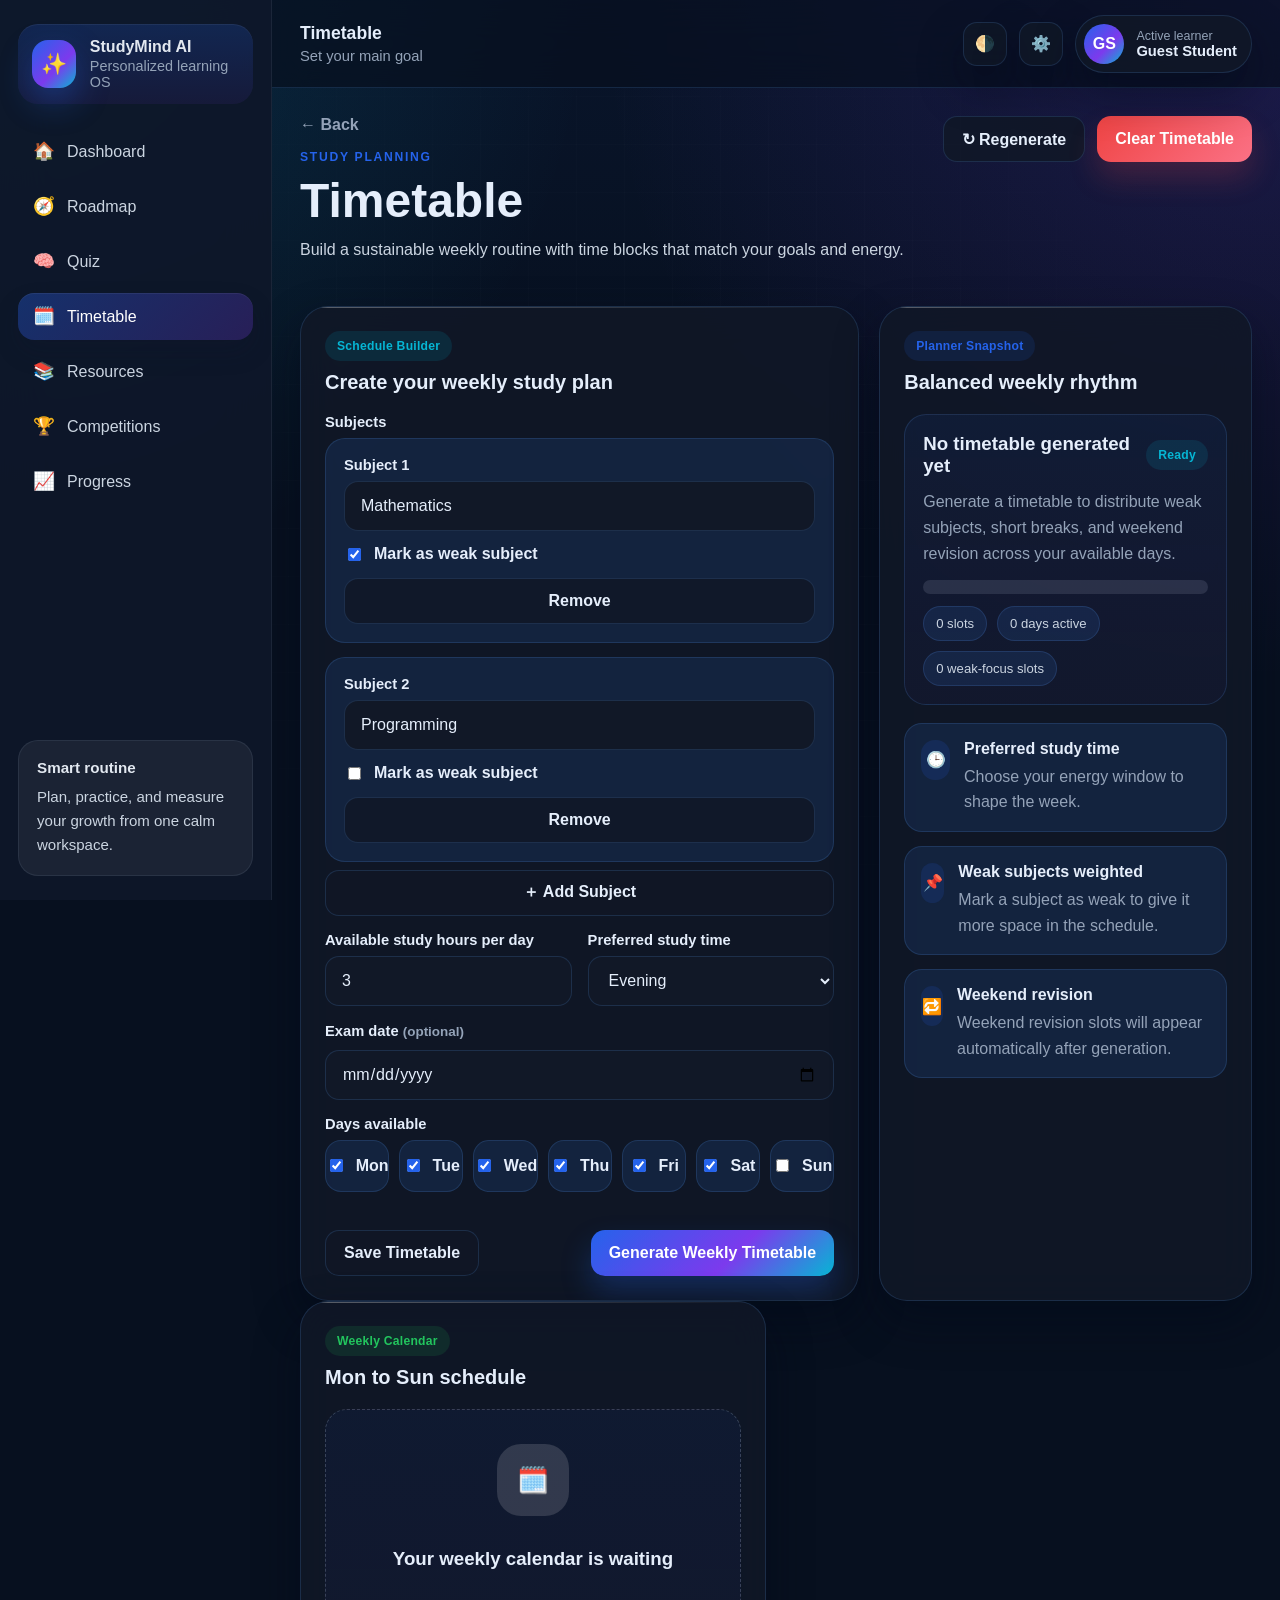
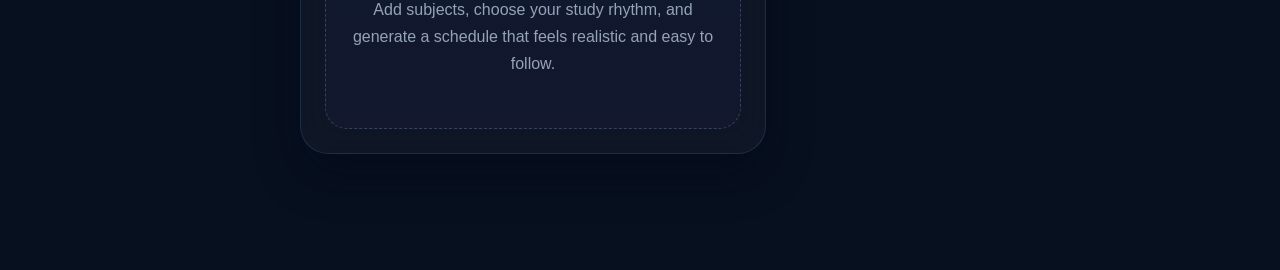
<file: timetable.html>
<!DOCTYPE html>
<html lang="en" data-page="timetable">
<head>
  <meta charset="UTF-8">
  <meta name="viewport" content="width=device-width, initial-scale=1.0">
  <title>StudyMind AI | Timetable</title>
  <meta name="description" content="Organize study sessions with StudyMind AI timetable planning.">
  <link rel="stylesheet" href="./css/style.css">
</head>
<body>
  <div class="app-shell">
    <aside class="sidebar" id="sidebar"></aside>

    <div class="app-main">
      <header class="topbar" id="topbar"></header>

      <main class="page-content">
        <section class="page-header">
          <div>
            <button class="back-link" type="button" data-back-button>← Back</button>
            <p class="eyebrow">Study Planning</p>
            <h1>Timetable</h1>
            <p class="page-description">Build a sustainable weekly routine with time blocks that match your goals and energy.</p>
          </div>
          <div class="header-actions">
            <button class="secondary-button" id="regenerateTimetableButton" type="button">↻ Regenerate</button>
            <button class="danger-button" id="clearTimetableButton" type="button">Clear Timetable</button>
          </div>
        </section>

        <section class="responsive-grid dashboard-layout">
          <article class="card">
            <div class="card-header">
              <div>
                <span class="badge badge-accent">Schedule Builder</span>
                <h2>Create your weekly study plan</h2>
              </div>
            </div>
            <form id="timetableForm" class="form-grid">
              <div class="form-row">
                <label class="form-label">Subjects</label>
                <div id="subjectList" class="dashboard-section-body"></div>
                <button class="secondary-button" id="addSubjectButton" type="button">＋ Add Subject</button>
              </div>
              <div class="form-row-inline">
                <div class="form-row">
                  <label class="form-label" for="studyHoursPerDay">Available study hours per day</label>
                  <input class="form-control" id="studyHoursPerDay" name="studyHoursPerDay" type="number" min="1" max="12" value="3" required>
                </div>
                <div class="form-row">
                  <label class="form-label" for="preferredStudyTime">Preferred study time</label>
                  <select class="form-control" id="preferredStudyTime" name="preferredStudyTime" required>
                    <option value="Morning">Morning</option>
                    <option value="Afternoon">Afternoon</option>
                    <option value="Evening" selected>Evening</option>
                    <option value="Night">Night</option>
                  </select>
                </div>
              </div>
              <div class="form-row">
                <label class="form-label" for="examDate">Exam date <span class="form-help">(optional)</span></label>
                <input class="form-control" id="examDate" name="examDate" type="date">
              </div>
              <div class="form-row">
                <label class="form-label">Days available</label>
                <div id="availableDaysGroup" class="checkbox-grid"></div>
              </div>
              <div class="modal-footer">
                <button class="secondary-button" id="saveTimetableButton" type="button">Save Timetable</button>
                <button class="gradient-button" type="submit">Generate Weekly Timetable</button>
              </div>
            </form>
          </article>

          <article class="card">
            <div class="card-header">
              <div>
                <span class="badge badge-primary">Planner Snapshot</span>
                <h2>Balanced weekly rhythm</h2>
              </div>
            </div>
            <div class="dashboard-control-stack">
              <div class="info-card">
                <div class="item-topline">
                  <h3 id="timetableOverviewTitle">No timetable generated yet</h3>
                  <span class="badge badge-accent" id="timetableOverviewTime">Ready</span>
                </div>
                <p id="timetableOverviewSummary">Generate a timetable to distribute weak subjects, short breaks, and weekend revision across your available days.</p>
                <div class="progress-bar">
                  <span id="timetableCoverageBar"></span>
                </div>
                <div class="info-meta">
                  <span class="info-pill" id="timetableSlotsLabel">0 slots</span>
                  <span class="info-pill" id="timetableDaysLabel">0 days active</span>
                  <span class="info-pill" id="timetableWeakLabel">0 weak-focus slots</span>
                </div>
              </div>
              <div id="timetableHighlights" class="stack-list"></div>
            </div>
          </article>
        </section>

        <section class="responsive-grid dashboard-detail-grid">
          <article class="card">
            <div class="card-header">
              <div>
                <span class="badge badge-success">Weekly Calendar</span>
                <h2>Mon to Sun schedule</h2>
              </div>
            </div>
            <div id="timetableCalendar" class="dashboard-section-body"></div>
          </article>
        </section>
      </main>
    </div>

    <nav class="bottom-nav" id="bottomNav"></nav>
  </div>

  <div id="modalRoot"></div>
  <div id="toastRoot" class="toast-root"></div>
  <div id="loadingOverlay" class="loading-overlay hidden">
    <div class="loading-spinner"></div>
    <p>Loading timetable planner...</p>
  </div>

  <script src="./js/storage.js" defer></script>
  <script src="./js/data.js" defer></script>
  <script src="./js/app.js" defer></script>
  <script src="./js/timetable.js" defer></script>
</body>
</html>
</file>
<file: css/style.css>
:root {
  --primary: #2563eb;
  --secondary: #7c3aed;
  --accent: #06b6d4;
  --success: #22c55e;
  --warning: #f59e0b;
  --danger: #ef4444;
  --dark-bg: #0f172a;
  --dark-card: #111827;
  --light-bg: #f8fafc;
  --light-card: #ffffff;
  --radius-sm: 14px;
  --radius-md: 20px;
  --radius-lg: 28px;
  --shadow-soft: 0 20px 45px rgba(15, 23, 42, 0.12);
  --shadow-strong: 0 24px 60px rgba(37, 99, 235, 0.18);
  --transition: 220ms ease;
  --sidebar-width: 272px;
  --topbar-height: 88px;
  --mobile-nav-height: 82px;
  --bg: #eff4ff;
  --surface: rgba(255, 255, 255, 0.78);
  --surface-strong: #ffffff;
  --surface-alt: rgba(148, 163, 184, 0.12);
  --text: #0f172a;
  --text-muted: #475569;
  --text-soft: #64748b;
  --border: rgba(148, 163, 184, 0.18);
  --border-strong: rgba(148, 163, 184, 0.28);
  --gradient-main: linear-gradient(135deg, #2563eb 0%, #7c3aed 58%, #06b6d4 100%);
  --gradient-soft: linear-gradient(180deg, rgba(37, 99, 235, 0.1), rgba(124, 58, 237, 0.08));
  --backdrop: rgba(15, 23, 42, 0.52);
}

body.theme-dark {
  --bg: #07101f;
  --surface: rgba(17, 24, 39, 0.86);
  --surface-strong: #111827;
  --surface-alt: rgba(59, 130, 246, 0.12);
  --text: #e5eefb;
  --text-muted: #cbd5e1;
  --text-soft: #94a3b8;
  --border: rgba(96, 165, 250, 0.16);
  --border-strong: rgba(148, 163, 184, 0.3);
  --shadow-soft: 0 20px 45px rgba(2, 8, 23, 0.46);
  --shadow-strong: 0 24px 60px rgba(37, 99, 235, 0.22);
  --backdrop: rgba(2, 6, 23, 0.72);
}

* {
  box-sizing: border-box;
}

html {
  scroll-behavior: smooth;
}

body {
  margin: 0;
  min-height: 100vh;
  font-family: Inter, "Segoe UI", Roboto, Arial, sans-serif;
  background:
    radial-gradient(circle at top left, rgba(6, 182, 212, 0.16), transparent 26%),
    radial-gradient(circle at top right, rgba(124, 58, 237, 0.18), transparent 30%),
    linear-gradient(180deg, rgba(37, 99, 235, 0.06), transparent 22%),
    var(--bg);
  color: var(--text);
  transition: background var(--transition), color var(--transition);
}

body::before {
  content: "";
  position: fixed;
  inset: 0;
  pointer-events: none;
  background-image:
    linear-gradient(rgba(255, 255, 255, 0.035) 1px, transparent 1px),
    linear-gradient(90deg, rgba(255, 255, 255, 0.035) 1px, transparent 1px);
  background-size: 48px 48px;
  mask-image: radial-gradient(circle at center, black 38%, transparent 85%);
  opacity: 0.4;
}

a {
  color: inherit;
  text-decoration: none;
}

button,
input,
textarea,
select {
  font: inherit;
}

button {
  border: 0;
  cursor: pointer;
}

img {
  max-width: 100%;
  display: block;
}

.hidden {
  display: none !important;
}

.app-shell {
  display: flex;
  min-height: 100vh;
}

.sidebar {
  position: fixed;
  top: 0;
  left: 0;
  width: var(--sidebar-width);
  height: 100vh;
  padding: 24px 18px;
  background: rgba(15, 23, 42, 0.92);
  border-right: 1px solid rgba(148, 163, 184, 0.1);
  backdrop-filter: blur(24px);
  color: #e2e8f0;
  z-index: 30;
  overflow-y: auto;
}

.sidebar-panel {
  display: flex;
  flex-direction: column;
  height: 100%;
  gap: 24px;
}

.brand {
  display: flex;
  align-items: center;
  gap: 14px;
  padding: 14px;
  border-radius: var(--radius-md);
  background: linear-gradient(180deg, rgba(37, 99, 235, 0.2), rgba(124, 58, 237, 0.08));
  box-shadow: inset 0 1px 0 rgba(255, 255, 255, 0.06);
}

.brand-mark {
  width: 48px;
  height: 48px;
  border-radius: 16px;
  display: grid;
  place-items: center;
  font-size: 1.3rem;
  background: var(--gradient-main);
  box-shadow: 0 14px 32px rgba(37, 99, 235, 0.35);
}

.brand-text strong,
.brand-text span {
  display: block;
}

.brand-text strong {
  font-size: 1rem;
}

.brand-text span {
  margin-top: 2px;
  color: #94a3b8;
  font-size: 0.9rem;
}

.sidebar-nav,
.bottom-nav {
  display: flex;
}

.sidebar-nav {
  flex-direction: column;
  gap: 8px;
}

.nav-link {
  display: flex;
  align-items: center;
  gap: 12px;
  padding: 13px 15px;
  border-radius: 16px;
  color: #cbd5e1;
  transition: transform var(--transition), background var(--transition), color var(--transition), box-shadow var(--transition);
}

.nav-link:hover,
.nav-link:focus-visible {
  color: #ffffff;
  background: rgba(255, 255, 255, 0.08);
  transform: translateX(3px);
}

.nav-link.active {
  color: #ffffff;
  background: linear-gradient(135deg, rgba(37, 99, 235, 0.34), rgba(124, 58, 237, 0.24));
  box-shadow: inset 0 1px 0 rgba(255, 255, 255, 0.06), 0 12px 25px rgba(15, 23, 42, 0.18);
}

.nav-link span:first-child {
  font-size: 1.1rem;
}

.sidebar-footer {
  margin-top: auto;
}

.sidebar-tip {
  padding: 18px;
  border-radius: var(--radius-md);
  background: rgba(255, 255, 255, 0.06);
  border: 1px solid rgba(148, 163, 184, 0.12);
}

.sidebar-tip p {
  margin: 8px 0 0;
  color: #cbd5e1;
  line-height: 1.6;
  font-size: 0.94rem;
}

.sidebar-tip strong {
  font-size: 0.95rem;
}

.app-main {
  flex: 1;
  margin-left: var(--sidebar-width);
  min-width: 0;
}

.topbar {
  position: sticky;
  top: 0;
  z-index: 20;
  height: var(--topbar-height);
  display: flex;
  align-items: center;
  justify-content: space-between;
  gap: 18px;
  padding: 18px 28px;
  background: rgba(248, 250, 252, 0.72);
  backdrop-filter: blur(20px);
  border-bottom: 1px solid var(--border);
}

body.theme-dark .topbar {
  background: rgba(7, 16, 31, 0.72);
}

.topbar-title h2,
.topbar-title p {
  margin: 0;
}

.topbar-title h2 {
  font-size: 1.1rem;
}

.topbar-title p {
  color: var(--text-soft);
  margin-top: 4px;
  font-size: 0.92rem;
}

.topbar-actions,
.header-actions,
.topbar-profile {
  display: flex;
  align-items: center;
  gap: 12px;
}

.icon-button,
.theme-toggle {
  width: 44px;
  height: 44px;
  border-radius: 14px;
  background: var(--surface);
  border: 1px solid var(--border);
  color: var(--text);
  display: grid;
  place-items: center;
  box-shadow: var(--shadow-soft);
  transition: transform var(--transition), background var(--transition), border-color var(--transition);
}

.icon-button:hover,
.theme-toggle:hover,
.gradient-button:hover,
.secondary-button:hover,
.danger-button:hover {
  transform: translateY(-2px);
}

.profile-pill {
  display: flex;
  align-items: center;
  gap: 12px;
  padding: 8px 14px 8px 8px;
  border-radius: 999px;
  background: var(--surface);
  border: 1px solid var(--border);
  box-shadow: var(--shadow-soft);
}

.profile-avatar {
  width: 40px;
  height: 40px;
  border-radius: 50%;
  display: grid;
  place-items: center;
  background: var(--gradient-main);
  color: #ffffff;
  font-weight: 700;
}

.profile-meta span,
.profile-meta strong {
  display: block;
}

.profile-meta span {
  color: var(--text-soft);
  font-size: 0.78rem;
}

.profile-meta strong {
  font-size: 0.92rem;
}

.page-content {
  padding: 28px;
  padding-bottom: 116px;
}

.page-header {
  display: flex;
  align-items: flex-start;
  justify-content: space-between;
  gap: 20px;
  margin-bottom: 26px;
}

.page-header h1,
.page-header p,
.card h2,
.card h3,
.card p {
  margin-top: 0;
}

.page-header h1 {
  margin-bottom: 10px;
  font-size: clamp(2rem, 5vw, 3rem);
  line-height: 1.05;
}

.eyebrow {
  margin-bottom: 12px;
  letter-spacing: 0.14em;
  text-transform: uppercase;
  font-size: 0.76rem;
  font-weight: 700;
  color: var(--primary);
}

.page-description {
  max-width: 720px;
  color: var(--text-muted);
  line-height: 1.7;
  font-size: 1rem;
}

.back-link {
  margin-bottom: 16px;
  padding: 0;
  background: transparent;
  color: var(--text-soft);
  font-weight: 600;
}

.responsive-grid {
  display: grid;
  gap: 20px;
}

.stats-grid {
  grid-template-columns: repeat(4, minmax(0, 1fr));
  margin-bottom: 20px;
}

.dashboard-layout {
  grid-template-columns: 1.5fr 1fr;
}

.dashboard-detail-grid {
  grid-template-columns: repeat(2, minmax(0, 1fr));
}

.quick-actions-grid {
  grid-template-columns: repeat(2, minmax(0, 1fr));
}

.card,
.stat-card,
.action-card {
  position: relative;
  overflow: hidden;
  background: var(--surface);
  border: 1px solid var(--border);
  border-radius: var(--radius-lg);
  box-shadow: var(--shadow-soft);
  backdrop-filter: blur(18px);
}

.card {
  padding: 24px;
}

.card::before,
.stat-card::before,
.action-card::before {
  content: "";
  position: absolute;
  inset: 0 auto auto 0;
  width: 100%;
  height: 1px;
  background: linear-gradient(90deg, rgba(255, 255, 255, 0.46), transparent);
  opacity: 0.7;
}

.card-header {
  display: flex;
  align-items: flex-start;
  justify-content: space-between;
  gap: 16px;
  margin-bottom: 20px;
}

.card-header h2 {
  margin: 10px 0 0;
  font-size: 1.25rem;
}

.stat-card {
  padding: 22px;
}

.stat-card .stat-icon {
  width: 50px;
  height: 50px;
  border-radius: 18px;
  display: grid;
  place-items: center;
  font-size: 1.25rem;
  background: var(--gradient-soft);
  margin-bottom: 18px;
}

.stat-card h3 {
  margin: 0 0 8px;
  font-size: 0.95rem;
  color: var(--text-muted);
}

.stat-card strong {
  display: block;
  font-size: 1.8rem;
  margin-bottom: 8px;
}

.stat-card p {
  margin: 0;
  color: var(--text-soft);
  line-height: 1.6;
}

.dashboard-hero {
  min-height: 100%;
  background:
    radial-gradient(circle at top right, rgba(6, 182, 212, 0.18), transparent 36%),
    radial-gradient(circle at bottom left, rgba(124, 58, 237, 0.18), transparent 32%),
    var(--surface);
}

.hero-footer {
  display: flex;
  flex-wrap: wrap;
  gap: 12px;
  margin-top: 20px;
}

.hero-meta-row {
  display: grid;
  grid-template-columns: repeat(2, minmax(0, 1fr));
  gap: 14px;
  margin-top: 18px;
}

.hero-meta-block {
  padding: 16px 18px;
  border-radius: 20px;
  background: rgba(255, 255, 255, 0.1);
  border: 1px solid var(--border);
}

.hero-meta-block span,
.hero-meta-block strong {
  display: block;
}

.hero-meta-block span {
  color: var(--text-soft);
  font-size: 0.82rem;
  margin-bottom: 6px;
}

.hero-meta-block strong {
  font-size: 1.08rem;
  line-height: 1.45;
}

.hero-chip {
  min-width: 150px;
  padding: 14px 16px;
  border-radius: 18px;
  background: rgba(255, 255, 255, 0.08);
  border: 1px solid var(--border);
}

.hero-chip span,
.hero-chip strong {
  display: block;
}

.hero-chip span {
  color: var(--text-soft);
  font-size: 0.82rem;
  margin-bottom: 4px;
}

.hero-chip strong {
  font-size: 1rem;
}

.action-card {
  display: block;
  padding: 20px;
  min-height: 170px;
  transition: transform var(--transition), border-color var(--transition), box-shadow var(--transition);
}

.action-card:hover {
  transform: translateY(-4px);
  border-color: rgba(37, 99, 235, 0.28);
  box-shadow: var(--shadow-strong);
}

.action-icon {
  display: inline-grid;
  place-items: center;
  width: 46px;
  height: 46px;
  border-radius: 16px;
  background: var(--gradient-soft);
  margin-bottom: 18px;
}

.action-card h3 {
  margin-bottom: 10px;
}

.action-card p {
  color: var(--text-soft);
  line-height: 1.65;
}

.gradient-button,
.secondary-button,
.danger-button {
  display: inline-flex;
  align-items: center;
  justify-content: center;
  gap: 10px;
  min-height: 46px;
  padding: 0 18px;
  border-radius: 14px;
  font-weight: 700;
  transition: transform var(--transition), opacity var(--transition), box-shadow var(--transition), background var(--transition);
}

.gradient-button {
  color: #ffffff;
  background: var(--gradient-main);
  box-shadow: 0 16px 30px rgba(37, 99, 235, 0.28);
}

.secondary-button {
  color: var(--text);
  background: var(--surface);
  border: 1px solid var(--border);
}

.danger-button {
  color: #ffffff;
  background: linear-gradient(135deg, #ef4444, #fb7185);
  box-shadow: 0 16px 30px rgba(239, 68, 68, 0.2);
}

.badge {
  display: inline-flex;
  align-items: center;
  gap: 8px;
  padding: 8px 12px;
  border-radius: 999px;
  font-size: 0.76rem;
  font-weight: 700;
  letter-spacing: 0.02em;
}

.badge-primary {
  background: rgba(37, 99, 235, 0.12);
  color: var(--primary);
}

.badge-secondary {
  background: rgba(124, 58, 237, 0.12);
  color: var(--secondary);
}

.badge-accent {
  background: rgba(6, 182, 212, 0.12);
  color: var(--accent);
}

.badge-success {
  background: rgba(34, 197, 94, 0.12);
  color: var(--success);
}

.badge-warning {
  background: rgba(245, 158, 11, 0.14);
  color: var(--warning);
}

.badge-danger {
  background: rgba(239, 68, 68, 0.14);
  color: var(--danger);
}

.progress-bar {
  width: 100%;
  height: 14px;
  padding: 2px;
  border-radius: 999px;
  background: rgba(148, 163, 184, 0.18);
  overflow: hidden;
}

.progress-bar span {
  display: block;
  width: 0;
  height: 100%;
  border-radius: inherit;
  background: var(--gradient-main);
  transition: width 400ms ease;
}

.stack-list {
  display: grid;
  gap: 14px;
}

.dashboard-control-stack {
  display: grid;
  gap: 18px;
}

.control-actions {
  display: flex;
  gap: 12px;
}

.control-actions .secondary-button,
.control-actions .danger-button {
  flex: 1;
}

.stack-item {
  display: flex;
  align-items: flex-start;
  gap: 14px;
  padding: 16px;
  border-radius: 18px;
  background: var(--surface-alt);
  border: 1px solid var(--border);
}

.stack-item span {
  width: 40px;
  height: 40px;
  border-radius: 14px;
  display: grid;
  place-items: center;
  background: rgba(37, 99, 235, 0.14);
}

.stack-item h3 {
  margin: 0 0 6px;
  font-size: 1rem;
}

.stack-item p {
  margin: 0;
  color: var(--text-soft);
  line-height: 1.6;
}

.profile-snapshot {
  display: grid;
  gap: 14px;
}

.snapshot-row {
  display: flex;
  justify-content: space-between;
  gap: 14px;
  padding: 14px 0;
  border-bottom: 1px solid var(--border);
}

.snapshot-row:last-child {
  border-bottom: 0;
  padding-bottom: 0;
}

.snapshot-row span {
  color: var(--text-soft);
}

.dashboard-section-body {
  display: grid;
  gap: 14px;
}

.info-card {
  display: grid;
  gap: 12px;
  padding: 18px;
  border-radius: 22px;
  background: linear-gradient(180deg, rgba(37, 99, 235, 0.08), rgba(124, 58, 237, 0.04));
  border: 1px solid var(--border);
}

.info-card h3,
.info-card p {
  margin: 0;
}

.info-card p {
  color: var(--text-soft);
  line-height: 1.65;
}

.info-meta {
  display: flex;
  flex-wrap: wrap;
  gap: 10px;
}

.info-pill {
  display: inline-flex;
  align-items: center;
  gap: 8px;
  padding: 9px 12px;
  border-radius: 999px;
  background: var(--surface-alt);
  border: 1px solid var(--border);
  font-size: 0.82rem;
  color: var(--text-muted);
}

.competition-list,
.badge-list,
.schedule-list,
.weak-topics-list {
  display: grid;
  gap: 12px;
}

.competition-item,
.badge-item,
.schedule-item,
.weak-topic-item {
  display: grid;
  gap: 8px;
  padding: 16px;
  border-radius: 18px;
  background: var(--surface-alt);
  border: 1px solid var(--border);
  transition: transform var(--transition), box-shadow var(--transition), border-color var(--transition);
}

.competition-item:hover,
.badge-item:hover,
.schedule-item:hover,
.weak-topic-item:hover {
  transform: translateY(-2px);
  box-shadow: var(--shadow-soft);
}

.competition-item h3,
.badge-item h3,
.schedule-item h3,
.weak-topic-item h3 {
  margin: 0;
  font-size: 1rem;
}

.competition-item p,
.badge-item p,
.schedule-item p,
.weak-topic-item p {
  margin: 0;
  color: var(--text-soft);
  line-height: 1.6;
}

.weak-topic-item {
  background: linear-gradient(180deg, rgba(239, 68, 68, 0.12), rgba(239, 68, 68, 0.05));
  border-color: rgba(239, 68, 68, 0.25);
}

.weak-topic-item h3 {
  color: var(--danger);
}

.badge-item.is-earned {
  background: linear-gradient(180deg, rgba(34, 197, 94, 0.12), rgba(34, 197, 94, 0.04));
}

.badge-item.is-locked {
  opacity: 0.82;
}

.item-topline {
  display: flex;
  align-items: center;
  justify-content: space-between;
  gap: 12px;
}

.item-meta {
  display: flex;
  flex-wrap: wrap;
  gap: 8px;
}

.roadmap-timeline {
  display: grid;
  gap: 18px;
}

.roadmap-phase-card {
  position: relative;
}

.roadmap-topic-grid {
  display: grid;
  gap: 14px;
  margin-top: 8px;
}

.roadmap-topic-card {
  display: grid;
  gap: 12px;
  padding: 18px;
  border-radius: 20px;
  background: var(--surface-alt);
  border: 1px solid var(--border);
  transition: transform var(--transition), box-shadow var(--transition), border-color var(--transition);
}

.roadmap-topic-card:hover {
  transform: translateY(-2px);
  box-shadow: var(--shadow-soft);
}

.roadmap-topic-card.is-done {
  background: linear-gradient(180deg, rgba(34, 197, 94, 0.14), rgba(34, 197, 94, 0.05));
  border-color: rgba(34, 197, 94, 0.28);
}

.roadmap-topic-card.is-progress {
  background: linear-gradient(180deg, rgba(6, 182, 212, 0.14), rgba(6, 182, 212, 0.05));
  border-color: rgba(6, 182, 212, 0.25);
}

.roadmap-topic-actions {
  display: flex;
  flex-wrap: wrap;
  gap: 10px;
}

.roadmap-topic-actions .secondary-button,
.roadmap-topic-actions .gradient-button {
  flex: 1;
}

.roadmap-status-switches {
  display: flex;
  flex-wrap: wrap;
  gap: 8px;
}

.status-chip {
  padding: 9px 12px;
  border-radius: 999px;
  background: var(--surface);
  border: 1px solid var(--border);
  color: var(--text-soft);
  transition: transform var(--transition), border-color var(--transition), color var(--transition), background var(--transition);
}

.status-chip.active {
  color: var(--text);
  border-color: rgba(37, 99, 235, 0.28);
  background: rgba(37, 99, 235, 0.12);
}

.roadmap-bullet-list {
  margin: 0;
  padding-left: 18px;
  color: var(--text-soft);
  line-height: 1.8;
}

.code-preview {
  margin: 0;
  padding: 16px;
  overflow-x: auto;
  border-radius: 18px;
  background: rgba(15, 23, 42, 0.92);
  color: #dbeafe;
  font-size: 0.9rem;
  line-height: 1.7;
}

.quiz-shell,
.quiz-results-shell {
  display: grid;
  gap: 18px;
}

.quiz-option-grid,
.quiz-review-list {
  display: grid;
  gap: 14px;
}

.quiz-option-card {
  display: flex;
  align-items: center;
  gap: 16px;
  width: 100%;
  padding: 18px;
  border-radius: 22px;
  background: var(--surface-alt);
  border: 1px solid var(--border);
  color: var(--text);
  text-align: left;
  transition: transform var(--transition), border-color var(--transition), box-shadow var(--transition), background var(--transition);
}

.quiz-option-card:hover {
  transform: translateY(-2px);
  border-color: rgba(37, 99, 235, 0.28);
  box-shadow: var(--shadow-soft);
}

.quiz-option-card.selected {
  background: #ffffff;
  color: #0f172a;
  border-color: rgba(15, 23, 42, 0.16);
  font-weight: 700;
}

.quiz-option-label {
  flex: 0 0 48px;
  width: 48px;
  height: 48px;
  border-radius: 16px;
  display: grid;
  place-items: center;
  background: var(--gradient-main);
  color: #ffffff;
  font-weight: 800;
  font-size: 1rem;
}

.quiz-option-text {
  display: block;
  font-size: 1rem;
  line-height: 1.6;
}

.checkbox-grid {
  display: grid;
  grid-template-columns: repeat(7, minmax(0, 1fr));
  gap: 10px;
}

.checkbox-card,
.toggle-row {
  display: flex;
  align-items: center;
  gap: 10px;
}

.checkbox-card {
  justify-content: center;
  min-height: 52px;
  padding: 10px 12px;
  border-radius: 16px;
  background: var(--surface-alt);
  border: 1px solid var(--border);
  color: var(--text);
  cursor: pointer;
}

.checkbox-card input,
.toggle-row input {
  accent-color: var(--primary);
}

.checkbox-card span,
.toggle-row span {
  font-weight: 600;
}

.subject-draft-card {
  display: grid;
  gap: 14px;
  padding: 18px;
  border-radius: 20px;
  background: var(--surface-alt);
  border: 1px solid var(--border);
}

.timetable-grid {
  display: grid;
  grid-template-columns: repeat(2, minmax(0, 1fr));
  gap: 16px;
}

.timetable-day-card {
  display: grid;
  gap: 14px;
  padding: 18px;
  border-radius: 22px;
  background: linear-gradient(180deg, rgba(37, 99, 235, 0.06), rgba(124, 58, 237, 0.04));
  border: 1px solid var(--border);
}

.timetable-day-card.is-today {
  border-color: rgba(34, 197, 94, 0.32);
  box-shadow: 0 20px 40px rgba(34, 197, 94, 0.1);
}

.timetable-slot-list {
  display: grid;
  gap: 12px;
}

.timetable-slot-card {
  display: grid;
  gap: 10px;
  padding: 16px;
  border-radius: 18px;
  border: 1px solid rgba(148, 163, 184, 0.18);
  background:
    linear-gradient(180deg, color-mix(in srgb, var(--subject-accent) 14%, transparent), rgba(255, 255, 255, 0.02)),
    var(--surface-alt);
}

.slot-normal {
  border-left: 4px solid var(--subject-accent);
}

.slot-weak {
  border-left: 4px solid var(--danger);
  background:
    linear-gradient(180deg, rgba(239, 68, 68, 0.12), rgba(239, 68, 68, 0.04)),
    var(--surface-alt);
}

.slot-break {
  border-left: 4px solid #94a3b8;
}

.slot-revision {
  border-left: 4px solid var(--secondary);
}

.slot-edit-button {
  min-height: 38px;
  padding: 0 12px;
}

.resource-grid {
  display: grid;
  gap: 14px;
}

.resource-card {
  display: grid;
  gap: 12px;
  padding: 18px;
  border-radius: 22px;
  background: var(--surface-alt);
  border: 1px solid var(--border);
  transition: transform var(--transition), box-shadow var(--transition), border-color var(--transition);
}

.resource-card:hover {
  transform: translateY(-2px);
  box-shadow: var(--shadow-soft);
  border-color: rgba(37, 99, 235, 0.28);
}

.resource-card p {
  margin: 0;
  color: var(--text-soft);
  line-height: 1.65;
}

.resource-cta {
  justify-self: start;
}

.tab-row {
  display: flex;
  flex-wrap: wrap;
  gap: 10px;
}

.opportunity-card {
  background: linear-gradient(180deg, rgba(37, 99, 235, 0.08), rgba(124, 58, 237, 0.05));
}

.empty-state {
  display: grid;
  place-items: center;
  text-align: center;
  min-height: 320px;
  padding: 26px;
  border-radius: 22px;
  background: linear-gradient(180deg, rgba(37, 99, 235, 0.06), rgba(124, 58, 237, 0.04));
  border: 1px dashed var(--border-strong);
}

.empty-state-icon {
  width: 72px;
  height: 72px;
  border-radius: 24px;
  display: grid;
  place-items: center;
  font-size: 1.6rem;
  margin-bottom: 16px;
  background: rgba(255, 255, 255, 0.14);
}

.empty-state h3 {
  margin-bottom: 10px;
}

.empty-state p {
  max-width: 540px;
  color: var(--text-soft);
  line-height: 1.7;
}

.form-grid {
  display: grid;
  gap: 16px;
}

.form-row {
  display: grid;
  gap: 8px;
}

.form-row-inline {
  display: grid;
  grid-template-columns: repeat(2, minmax(0, 1fr));
  gap: 16px;
}

.form-label {
  font-size: 0.92rem;
  font-weight: 700;
}

.form-help {
  margin: 0;
  color: var(--text-soft);
  font-size: 0.84rem;
  line-height: 1.5;
}

.form-control {
  width: 100%;
  min-height: 50px;
  padding: 0 16px;
  border-radius: 14px;
  border: 1px solid var(--border);
  background: var(--surface-strong);
  color: var(--text);
  outline: none;
  transition: border-color var(--transition), box-shadow var(--transition), background var(--transition);
}

textarea.form-control {
  min-height: 120px;
  padding: 14px 16px;
  resize: vertical;
}

.form-control:focus {
  border-color: rgba(37, 99, 235, 0.5);
  box-shadow: 0 0 0 4px rgba(37, 99, 235, 0.12);
}

.modal {
  position: fixed;
  inset: 0;
  display: grid;
  place-items: center;
  padding: 24px;
  background: var(--backdrop);
  z-index: 60;
  opacity: 0;
  pointer-events: none;
  transition: opacity var(--transition);
}

.modal.open {
  opacity: 1;
  pointer-events: auto;
}

.modal-panel {
  width: min(640px, 100%);
  max-height: calc(100vh - 48px);
  overflow-y: auto;
  padding: 24px;
  border-radius: 28px;
  background: var(--surface-strong);
  border: 1px solid var(--border);
  box-shadow: var(--shadow-strong);
  transform: translateY(14px) scale(0.98);
  transition: transform var(--transition);
}

.modal.open .modal-panel {
  transform: translateY(0) scale(1);
}

.modal-header,
.modal-footer {
  display: flex;
  align-items: center;
  justify-content: space-between;
  gap: 16px;
}

.modal-header {
  margin-bottom: 18px;
}

.modal-header h2,
.modal-header p {
  margin: 0;
}

.modal-header p {
  margin-top: 8px;
  color: var(--text-soft);
  line-height: 1.6;
}

.modal-footer {
  margin-top: 22px;
}

.toast-root {
  position: fixed;
  top: 24px;
  right: 24px;
  display: grid;
  gap: 12px;
  z-index: 70;
}

.toast {
  min-width: 280px;
  max-width: 360px;
  padding: 16px 18px;
  border-radius: 18px;
  background: rgba(15, 23, 42, 0.94);
  color: #f8fafc;
  box-shadow: 0 20px 40px rgba(2, 8, 23, 0.28);
  border: 1px solid rgba(148, 163, 184, 0.16);
  transform: translateY(-8px);
  opacity: 0;
  animation: toast-in 260ms ease forwards;
}

.toast.success {
  border-left: 4px solid var(--success);
}

.toast.warning {
  border-left: 4px solid var(--warning);
}

.toast.danger {
  border-left: 4px solid var(--danger);
}

.toast-title {
  display: block;
  margin-bottom: 4px;
  font-weight: 700;
}

.toast-message {
  color: #cbd5e1;
  line-height: 1.55;
  font-size: 0.92rem;
}

.loading-overlay {
  position: fixed;
  inset: 0;
  display: grid;
  place-items: center;
  gap: 14px;
  background: rgba(7, 16, 31, 0.72);
  color: #f8fafc;
  z-index: 80;
}

.loading-spinner {
  width: 58px;
  height: 58px;
  border-radius: 50%;
  border: 4px solid rgba(255, 255, 255, 0.18);
  border-top-color: #ffffff;
  animation: spin 0.8s linear infinite;
}

.bottom-nav {
  position: fixed;
  left: 50%;
  bottom: 18px;
  transform: translateX(-50%);
  width: min(calc(100% - 24px), 720px);
  align-items: center;
  justify-content: space-around;
  gap: 10px;
  padding: 10px;
  border-radius: 24px;
  background: rgba(15, 23, 42, 0.92);
  backdrop-filter: blur(20px);
  border: 1px solid rgba(148, 163, 184, 0.12);
  box-shadow: 0 26px 45px rgba(15, 23, 42, 0.24);
  z-index: 35;
  display: none;
  overflow-x: auto;
  scrollbar-width: none;
}

.bottom-nav::-webkit-scrollbar {
  display: none;
}

.bottom-nav .nav-link {
  flex: 0 0 92px;
  justify-content: center;
  flex-direction: column;
  gap: 6px;
  min-height: 58px;
  padding: 8px;
  font-size: 0.74rem;
  color: #cbd5e1;
}

.bottom-nav .nav-link:hover,
.bottom-nav .nav-link.active {
  transform: none;
}

.bottom-nav .nav-link span:last-child {
  white-space: nowrap;
}

@keyframes spin {
  to {
    transform: rotate(360deg);
  }
}

@keyframes toast-in {
  to {
    opacity: 1;
    transform: translateY(0);
  }
}

@media (max-width: 1180px) {
  .stats-grid {
    grid-template-columns: repeat(2, minmax(0, 1fr));
  }

  .dashboard-layout {
    grid-template-columns: 1fr;
  }

  .dashboard-detail-grid {
    grid-template-columns: 1fr;
  }
}

@media (max-width: 920px) {
  .sidebar {
    display: none;
  }

  .app-main {
    margin-left: 0;
  }

  .topbar {
    padding: 16px 18px;
  }

  .page-content {
    padding: 18px;
    padding-bottom: calc(var(--mobile-nav-height) + 36px);
  }

  .page-header {
    flex-direction: column;
  }

  .header-actions {
    width: 100%;
  }

  .header-actions .gradient-button,
  .header-actions .secondary-button {
    flex: 1;
  }

  .bottom-nav {
    display: flex;
  }
}

@media (max-width: 720px) {
  .stats-grid,
  .dashboard-detail-grid,
  .quick-actions-grid,
  .form-row-inline,
  .hero-meta-row {
    grid-template-columns: 1fr;
  }

  .topbar-actions {
    gap: 8px;
  }

  .profile-pill {
    padding-right: 10px;
  }

  .profile-meta {
    display: none;
  }

  .control-actions {
    flex-direction: column;
  }

  .roadmap-topic-actions {
    flex-direction: column;
  }

  .checkbox-grid,
  .timetable-grid {
    grid-template-columns: 1fr;
  }

  .modal,
  .modal-panel {
    padding: 18px;
  }

  .modal-footer {
    flex-direction: column-reverse;
    align-items: stretch;
  }

  .modal-footer .gradient-button,
  .modal-footer .secondary-button,
  .modal-footer .danger-button {
    width: 100%;
  }

  .toast-root {
    top: auto;
    bottom: 104px;
    right: 12px;
    left: 12px;
  }

  .toast {
    max-width: none;
  }
}

.chart-card {
  min-height: 320px;
  padding: 12px;
  border-radius: 22px;
  background: linear-gradient(180deg, rgba(37, 99, 235, 0.05), rgba(124, 58, 237, 0.03));
  border: 1px solid var(--border);
}

.chart-card canvas {
  width: 100% !important;
  height: 296px !important;
}

.chart-fallback {
  min-height: 296px;
  place-content: center;
}

.subject-progress-stack {
  display: grid;
  gap: 14px;
}

.mini-progress-row {
  display: grid;
  gap: 8px;
}

.mini-progress-row strong {
  font-size: 0.92rem;
}

.mini-progress {
  height: 10px;
}

.table-wrap {
  width: 100%;
  overflow-x: auto;
}

.history-table {
  width: 100%;
  border-collapse: collapse;
  min-width: 620px;
}

.history-table th,
.history-table td {
  padding: 14px 12px;
  text-align: left;
  border-bottom: 1px solid var(--border);
  vertical-align: top;
}

.history-table th {
  color: var(--text-soft);
  font-size: 0.82rem;
  letter-spacing: 0.04em;
  text-transform: uppercase;
}

.history-table td {
  color: var(--text-muted);
}

.quiz-option-card {
  position: relative;
  z-index: 1;
  pointer-events: auto;
  touch-action: manipulation;
  user-select: none;
  -webkit-tap-highlight-color: transparent;
  cursor: pointer;
}

.quiz-option-card:focus-visible {
  outline: none;
  border-color: rgba(37, 99, 235, 0.52);
  box-shadow: 0 0 0 4px rgba(37, 99, 235, 0.14), var(--shadow-soft);
}

.quiz-option-card.selected {
  background: #ffffff;
  color: #0f172a;
  border-color: rgba(15, 23, 42, 0.16);
  font-weight: 700;
  transform: translateY(-2px);
  box-shadow: 0 18px 34px rgba(15, 23, 42, 0.16);
}

.quiz-option-card.selected .quiz-option-label {
  box-shadow: 0 12px 24px rgba(15, 23, 42, 0.14);
}

.quiz-footer-actions {
  align-items: center;
}

@media (max-width: 720px) {
  .chart-card {
    min-height: 260px;
  }

  .chart-card canvas {
    height: 240px !important;
  }

  .history-table {
    min-width: 560px;
  }
}
</file>
